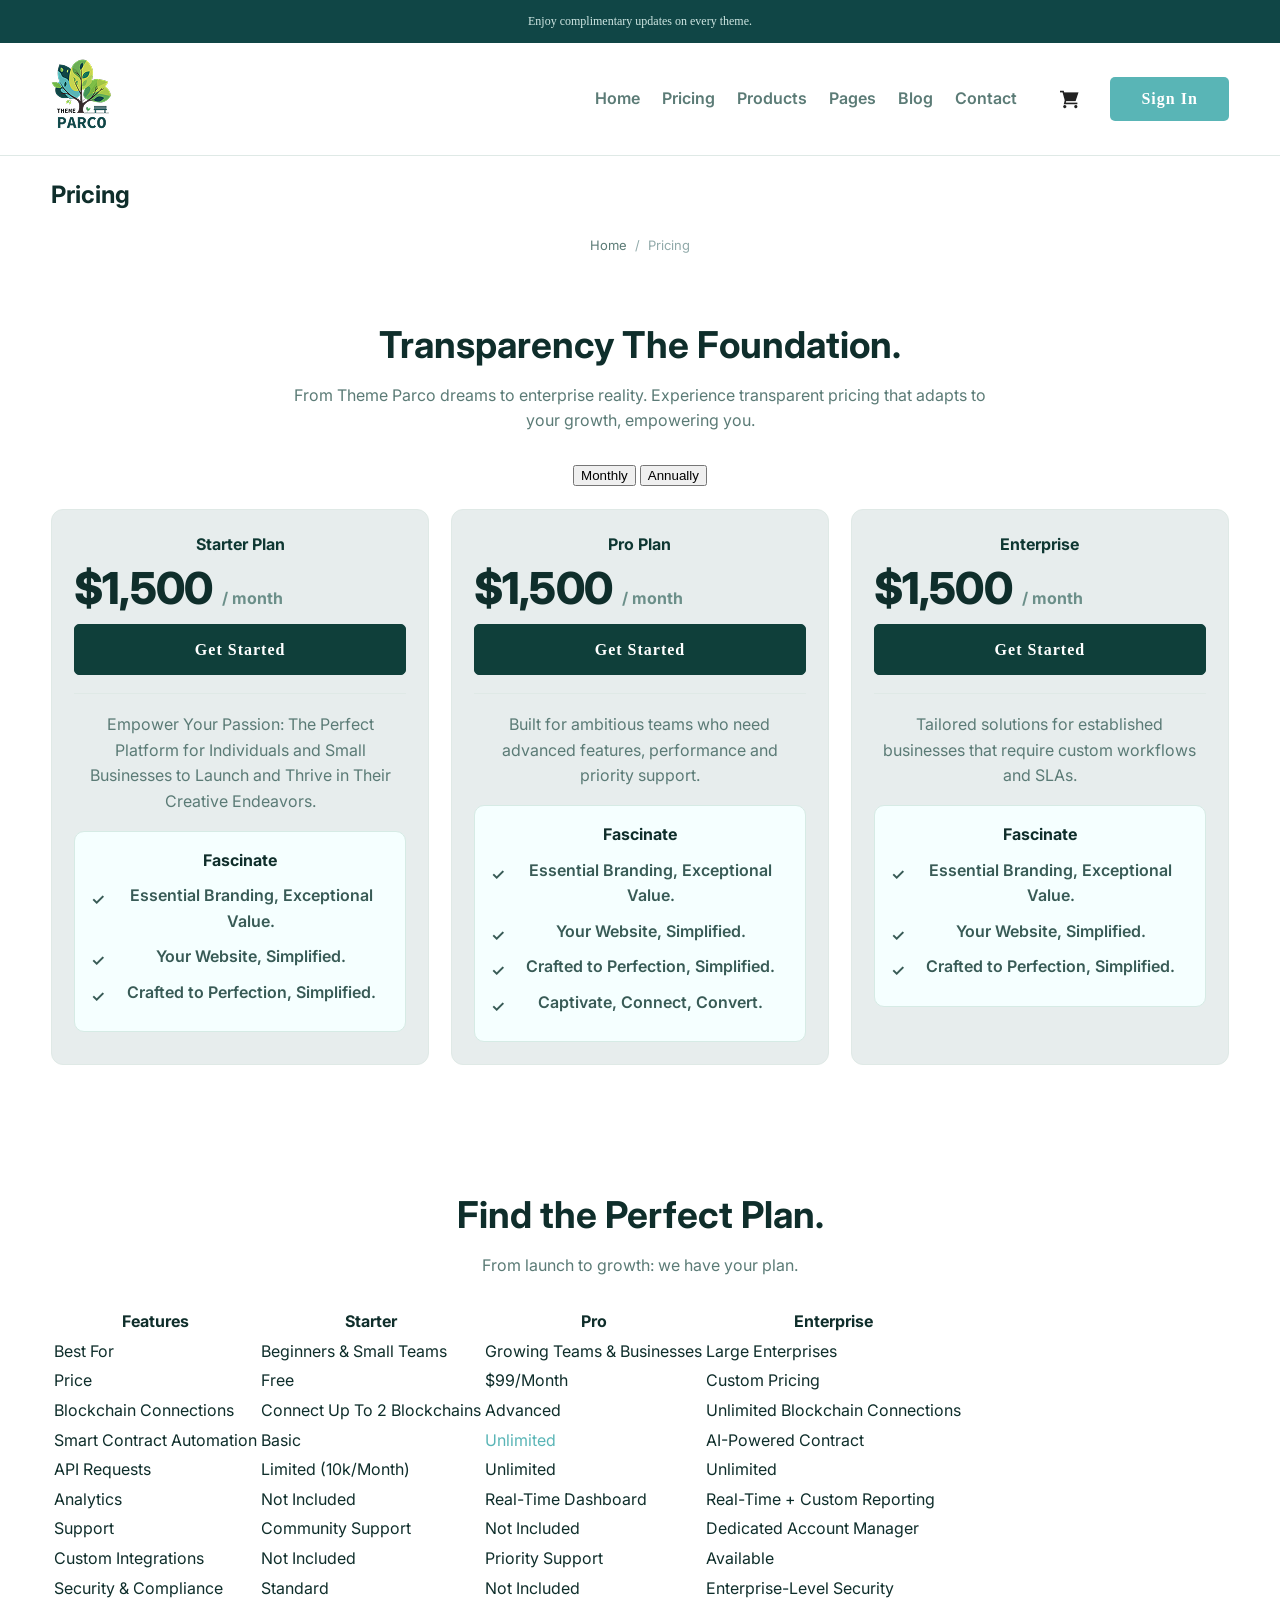
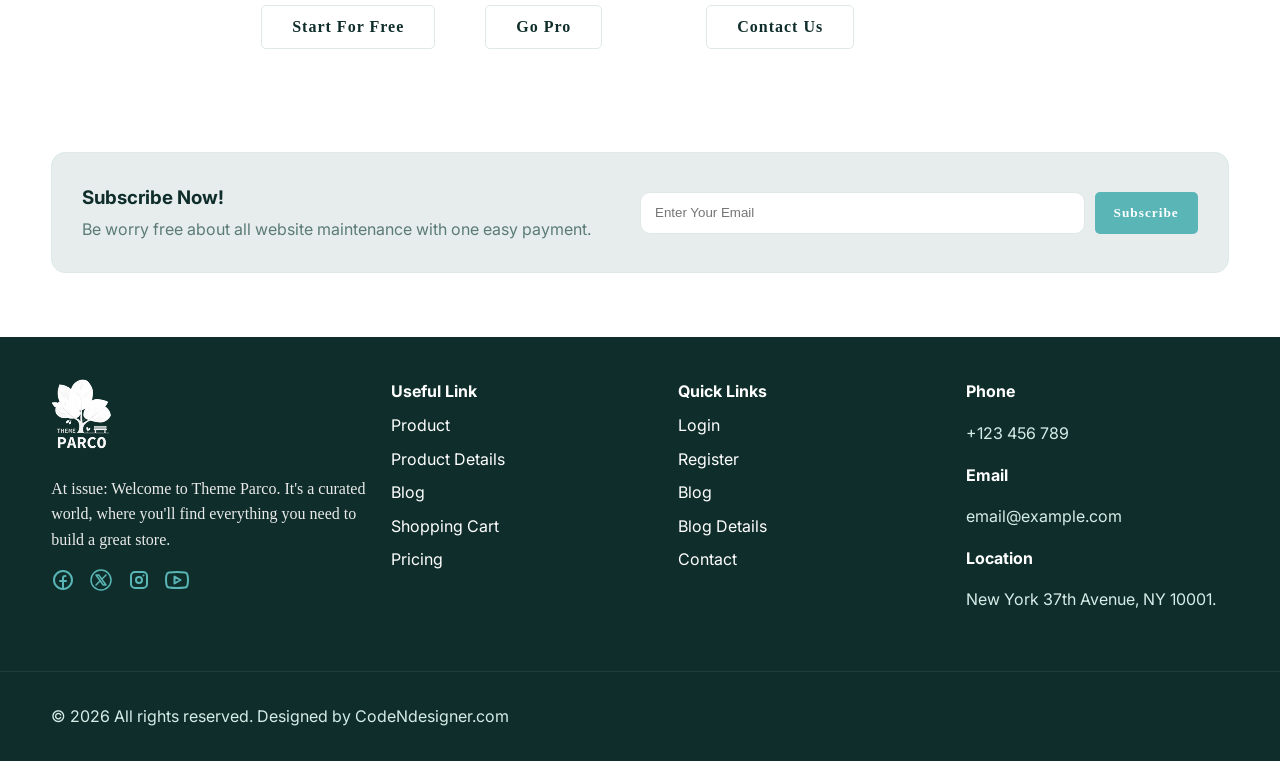
<file: pricing.html>
<!DOCTYPE html>
<html lang="en">

<head>
    <meta charset="UTF-8" />
    <meta name="viewport" content="width=device-width, initial-scale=1.0" />
    <title>Pricing • Theme Parco</title>
    <link rel="preconnect" href="https://fonts.googleapis.com">
    <link rel="preconnect" href="https://fonts.gstatic.com" crossorigin>
    <link href="https://fonts.googleapis.com/css2?family=Inter:wght@400;500;600;700;800&display=swap" rel="stylesheet">
    <link rel="stylesheet" href="styles.css" />
</head>

<body>
    <header class="topbar">
        <div class="container">
            <p>Enjoy complimentary updates on every theme.</p>
        </div>
    </header>

    <nav class="navbar">
        <div class="container">
            <a class="brand" href="#">
                <span class="brand-mark"><img src="assets/Logo.png" alt="Theme Parco"></span>
            </a>
            <button class="nav-toggle" aria-label="Toggle navigation" aria-controls="primaryNav" aria-expanded="false">
                <span></span>
                <span></span>
                <span></span>
            </button>
            <div class="nav-menu" id="primaryNav">
                <ul class="nav-links">
                    <li><a href="index.html">Home</a></li>
                    <li><a href="pricing.html">Pricing</a></li>
                    <li><a href="product-listing.html">Products</a></li>
                    <li><a href="">Pages</a></li>
                    <li><a href="#">Blog</a></li>
                    <li><a href="support.html">Contact</a></li>
                </ul>
                <div class="nav-cta">
                    <a href="#" class="cart-btn btn" aria-label="View cart"><img src="assets/cart.png"
                            alt="cart icon"></a>
                    <a class="btn btn-primary btn-small" href="#">Sign In</a>
                </div>
            </div>
        </div>
    </nav>

    <main>
        <section class="pricing-hero">
            <div class="container">
                <h1>Pricing</h1>
                <nav aria-label="Breadcrumb" class="breadcrumb">
                    <a href="index.html">Home</a>
                    <span>/</span>
                    <span aria-current="page">Pricing</span>
                </nav>
            </div>
        </section>

        <section class="section center">
            <div class="container">
                <h2 class="section-title">Transparency The Foundation.</h2>
                <p class="section-sub">From Theme Parco dreams to enterprise reality. Experience transparent pricing
                    that adapts to your growth, empowering you.</p>
                <div class="billing-toggle">
                    <button class="toggle active">Monthly</button>
                    <button class="toggle">Annually</button>
                </div>
                <div class="pricing-grid" id="plans">
                    <div class="price-card">
                        <h3 class="plan-name">Starter Plan</h3>
                        <div class="price-row"><span class="amount">$1,500</span><span class="cadence">/ month</span>
                        </div>
                        <a href="#" class="btn btn-plan btn-block">Get Started</a>
                        <div class="divider"></div>
                        <p class="plan-desc">Empower Your Passion: The Perfect Platform for Individuals and Small
                            Businesses to Launch and Thrive in Their Creative Endeavors.</p>
                        <div class="feature-box">
                            <div class="feature-title">Fascinate</div>
                            <ul class="feature-list">
                                <li>Essential Branding, Exceptional Value.</li>
                                <li>Your Website, Simplified.</li>
                                <li>Crafted to Perfection, Simplified.</li>
                            </ul>
                        </div>
                    </div>
                    <div class="price-card featured">
                        <h3 class="plan-name">Pro Plan</h3>
                        <div class="price-row"><span class="amount">$1,500</span><span class="cadence">/ month</span>
                        </div>
                        <a href="#" class="btn btn-plan btn-block">Get Started</a>
                        <div class="divider"></div>
                        <p class="plan-desc">Built for ambitious teams who need advanced features, performance and
                            priority support.</p>
                        <div class="feature-box">
                            <div class="feature-title">Fascinate</div>
                            <ul class="feature-list">
                                <li>Essential Branding, Exceptional Value.</li>
                                <li>Your Website, Simplified.</li>
                                <li>Crafted to Perfection, Simplified.</li>
                                <li>Captivate, Connect, Convert.</li>
                            </ul>
                        </div>
                    </div>
                    <div class="price-card">
                        <h3 class="plan-name">Enterprise</h3>
                        <div class="price-row"><span class="amount">$1,500</span><span class="cadence">/ month</span>
                        </div>
                        <a href="#" class="btn btn-plan btn-block">Get Started</a>
                        <div class="divider"></div>
                        <p class="plan-desc">Tailored solutions for established businesses that require custom workflows
                            and SLAs.</p>
                        <div class="feature-box">
                            <div class="feature-title">Fascinate</div>
                            <ul class="feature-list">
                                <li>Essential Branding, Exceptional Value.</li>
                                <li>Your Website, Simplified.</li>
                                <li>Crafted to Perfection, Simplified.</li>
                            </ul>
                        </div>
                    </div>
                </div>
            </div>
        </section>

        <section class="section">
            <div class="container">
                <h2 class="section-title">Find the Perfect Plan.</h2>
                <p class="section-sub">From launch to growth: we have your plan.</p>
                <div class="table-wrap">
                    <table class="pricing-table" aria-label="Pricing comparison table">
                        <thead>
                            <tr>
                                <th>Features</th>
                                <th>Starter</th>
                                <th>Pro</th>
                                <th>Enterprise</th>
                            </tr>
                        </thead>
                        <tbody>
                            <tr>
                                <td>Best For</td>
                                <td>Beginners & Small Teams</td>
                                <td>Growing Teams & Businesses</td>
                                <td>Large Enterprises</td>
                            </tr>
                            <tr>
                                <td>Price</td>
                                <td>Free</td>
                                <td>$99/Month</td>
                                <td>Custom Pricing</td>
                            </tr>
                            <tr>
                                <td>Blockchain Connections</td>
                                <td>Connect Up To 2 Blockchains</td>
                                <td>Advanced</td>
                                <td>Unlimited Blockchain Connections</td>
                            </tr>
                            <tr>
                                <td>Smart Contract Automation</td>
                                <td>Basic</td>
                                <td class="highlight">Unlimited</td>
                                <td>AI-Powered Contract</td>
                            </tr>
                            <tr>
                                <td>API Requests</td>
                                <td>Limited (10k/Month)</td>
                                <td>Unlimited</td>
                                <td>Unlimited</td>
                            </tr>
                            <tr>
                                <td>Analytics</td>
                                <td>Not Included</td>
                                <td>Real-Time Dashboard</td>
                                <td>Real-Time + Custom Reporting</td>
                            </tr>
                            <tr>
                                <td>Support</td>
                                <td>Community Support</td>
                                <td>Not Included</td>
                                <td>Dedicated Account Manager</td>
                            </tr>
                            <tr>
                                <td>Custom Integrations</td>
                                <td>Not Included</td>
                                <td>Priority Support</td>
                                <td>Available</td>
                            </tr>
                            <tr>
                                <td>Security & Compliance</td>
                                <td>Standard</td>
                                <td>Not Included</td>
                                <td>Enterprise-Level Security</td>
                            </tr>
                            <tr>
                                <td></td>
                                <td><a href="#" class="btn btn-ghost btn-small">Start For Free</a></td>
                                <td><a href="#" class="btn btn-ghost btn-small">Go Pro</a></td>
                                <td><a href="#" class="btn btn-ghost btn-small">Contact Us</a></td>
                            </tr>
                        </tbody>
                    </table>
                </div>
            </div>
        </section>

        <section class="subscribe">
            <div class="container subscribe-bar">
                <div class="subscribe-copy">
                    <h3>Subscribe Now!</h3>
                    <p>Be worry free about all website maintenance with one easy payment.</p>
                </div>
                <form class="subscribe-form" action="#" method="post">
                    <input type="email" placeholder="Enter Your Email" aria-label="Email" required />
                    <button class="btn btn-primary" type="submit">Subscribe</button>
                </form>
            </div>
        </section>
    </main>

  <footer class="footer">
        <div class="container footer-grid">
            <div class="foot-brand">
                <div class="brand">
                    <span class="brand-mark"><img src="assets/footer-logo.png" alt="Footer Logo"></span>
                    <span class="brand-text">Theme Parco</span>
                </div>
                <p>At issue: Welcome to Theme Parco. It's a curated world, where you'll find everything you need to
                    build a great store.</p>
                <div class="socials">
                    <a class="mingcute--facebook-line" href="#" aria-label="Facebook">
                    </a>
                    <a class="hugeicons--new-twitter-ellipse" href="#" aria-label="Twitter"></a>
                    <a class="mingcute--ins-line" href="#" aria-label="Instagram"></a>
                    <a class="meteor-icons--youtube" href="#" aria-label="Youtube"></a>
                </div>
            </div>
            <div class="foot-col link">
                <h4>Useful Link</h4>
                <ul>
                    <li><a href="#">Product</a></li>
                    <li><a href="#">Product Details</a></li>
                    <li><a href="#">Blog</a></li>
                    <li><a href="#">Shopping Cart</a></li>
                    <li><a href="#">Pricing</a></li>
                </ul>
            </div>
            <div class="foot-col link">
                <h4>Quick Links</h4>
                <ul>
                    <li><a href="#">Login</a></li>
                    <li><a href="#">Register</a></li>
                    <li><a href="#">Blog</a></li>
                    <li><a href="#">Blog Details</a></li>
                    <li><a href="#">Contact</a></li>
                </ul>
            </div>
            <div class="foot-col">
                <h4>Phone</h4>
                <p>+123 456 789</p>
                <h4>Email</h4>
                <p>email@example.com</p>
                <h4>Location</h4>
                <p>New York 37th Avenue, NY 10001.</p>
            </div>
        </div>
        <div class="footer-bottom">
            <div class="container">
                <p>© 2026 All rights reserved. Designed by CodeNdesigner.com</p>
            </div>
        </div>
    </footer>
</body>

<!-- <script>
    (function () {
        const toggleButtons = document.querySelectorAll('.billing-toggle .toggle-btn');
        const priceCards = document.querySelectorAll('[data-monthly]');
        const formatPrice = (value) => `$${Number(value || 0).toLocaleString()}`;

        const updatePrices = (mode) => {
            priceCards.forEach((card) => {
                const amount = card.querySelector('[data-price]');
                const cadence = card.querySelector('[data-cadence]');
                if (!amount || !cadence) { return; }
                amount.textContent = formatPrice(card.dataset[mode]);
                cadence.textContent = mode === 'monthly' ? '/ month' : '/ year';
            });
        };

        toggleButtons.forEach((button) => {
            button.addEventListener('click', () => {
                const mode = button.dataset.billing;
                if (button.classList.contains('is-active')) { return; }
                toggleButtons.forEach((btn) => {
                    const isActive = btn === button;
                    btn.classList.toggle('is-active', isActive);
                    btn.setAttribute('aria-pressed', String(isActive));
                });
                updatePrices(mode);
            });
        });

        updatePrices('monthly');
    })();
</script> -->

</html>
</file>
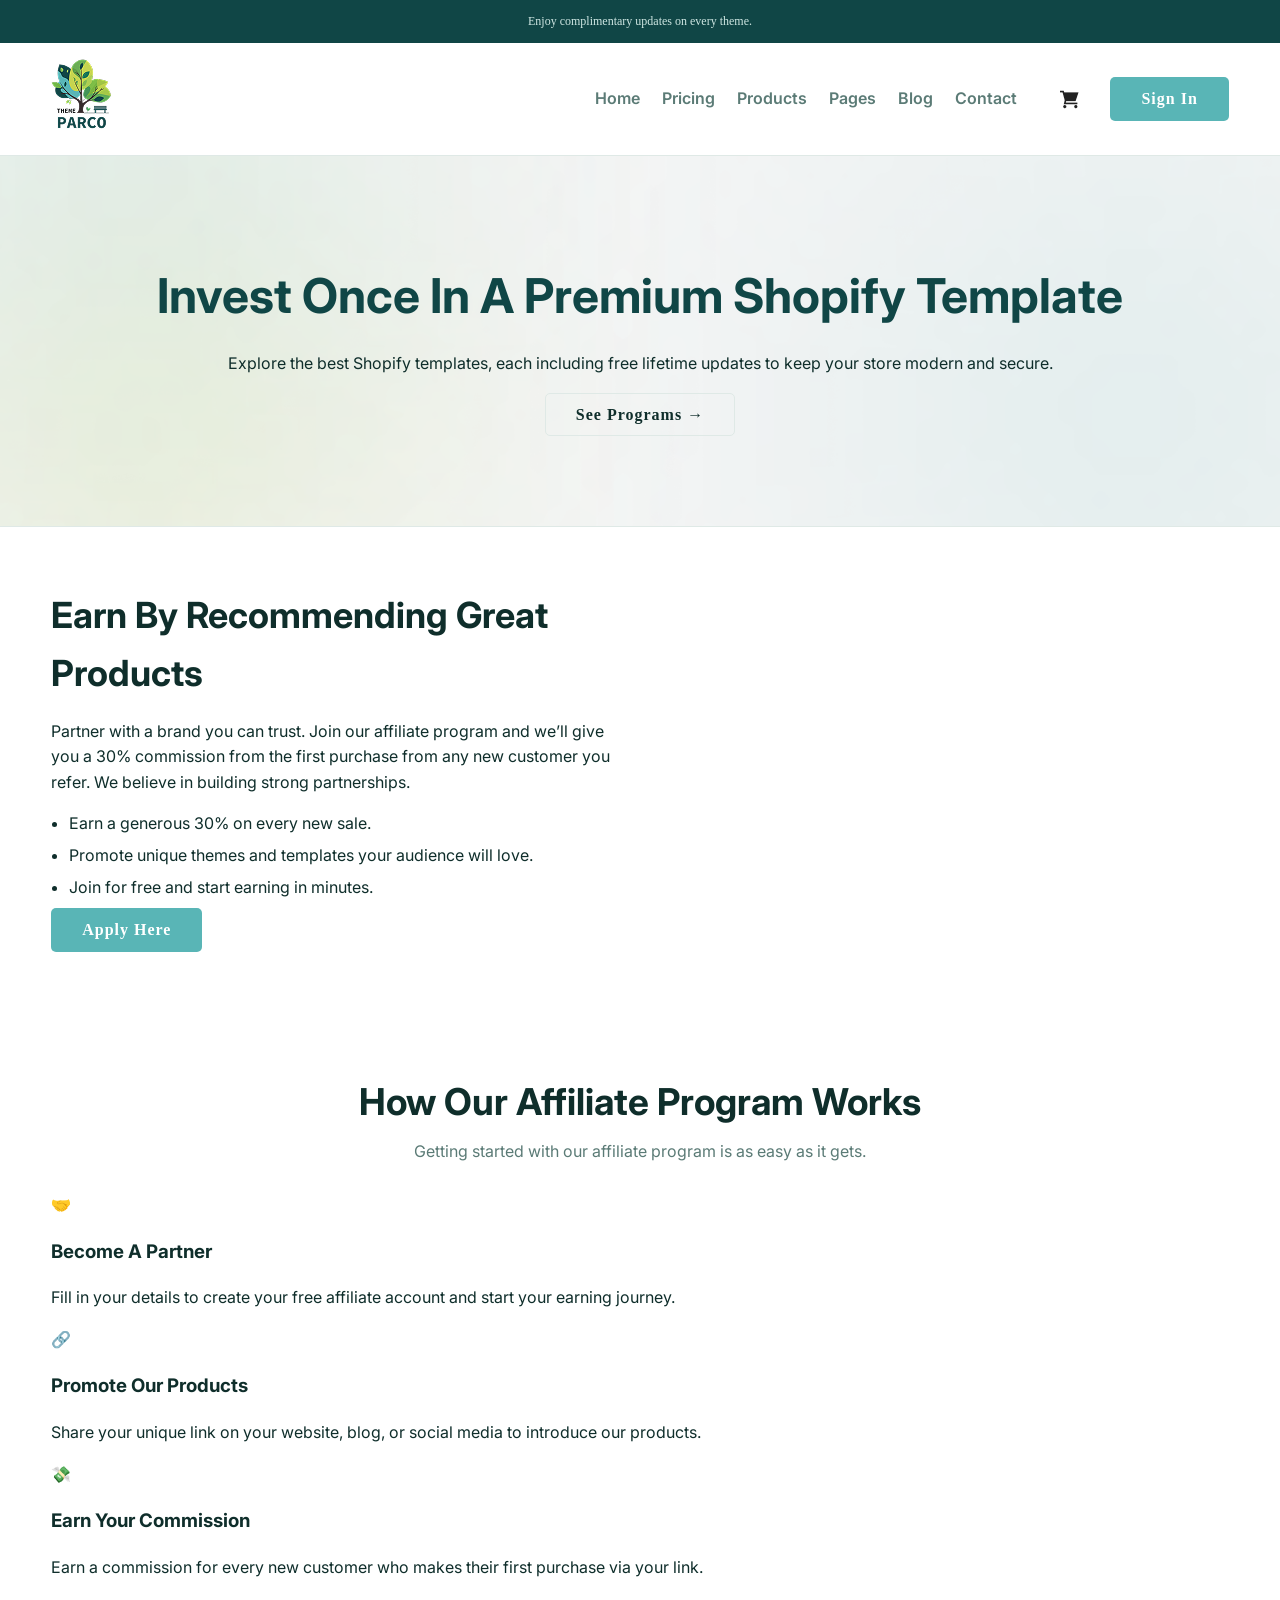
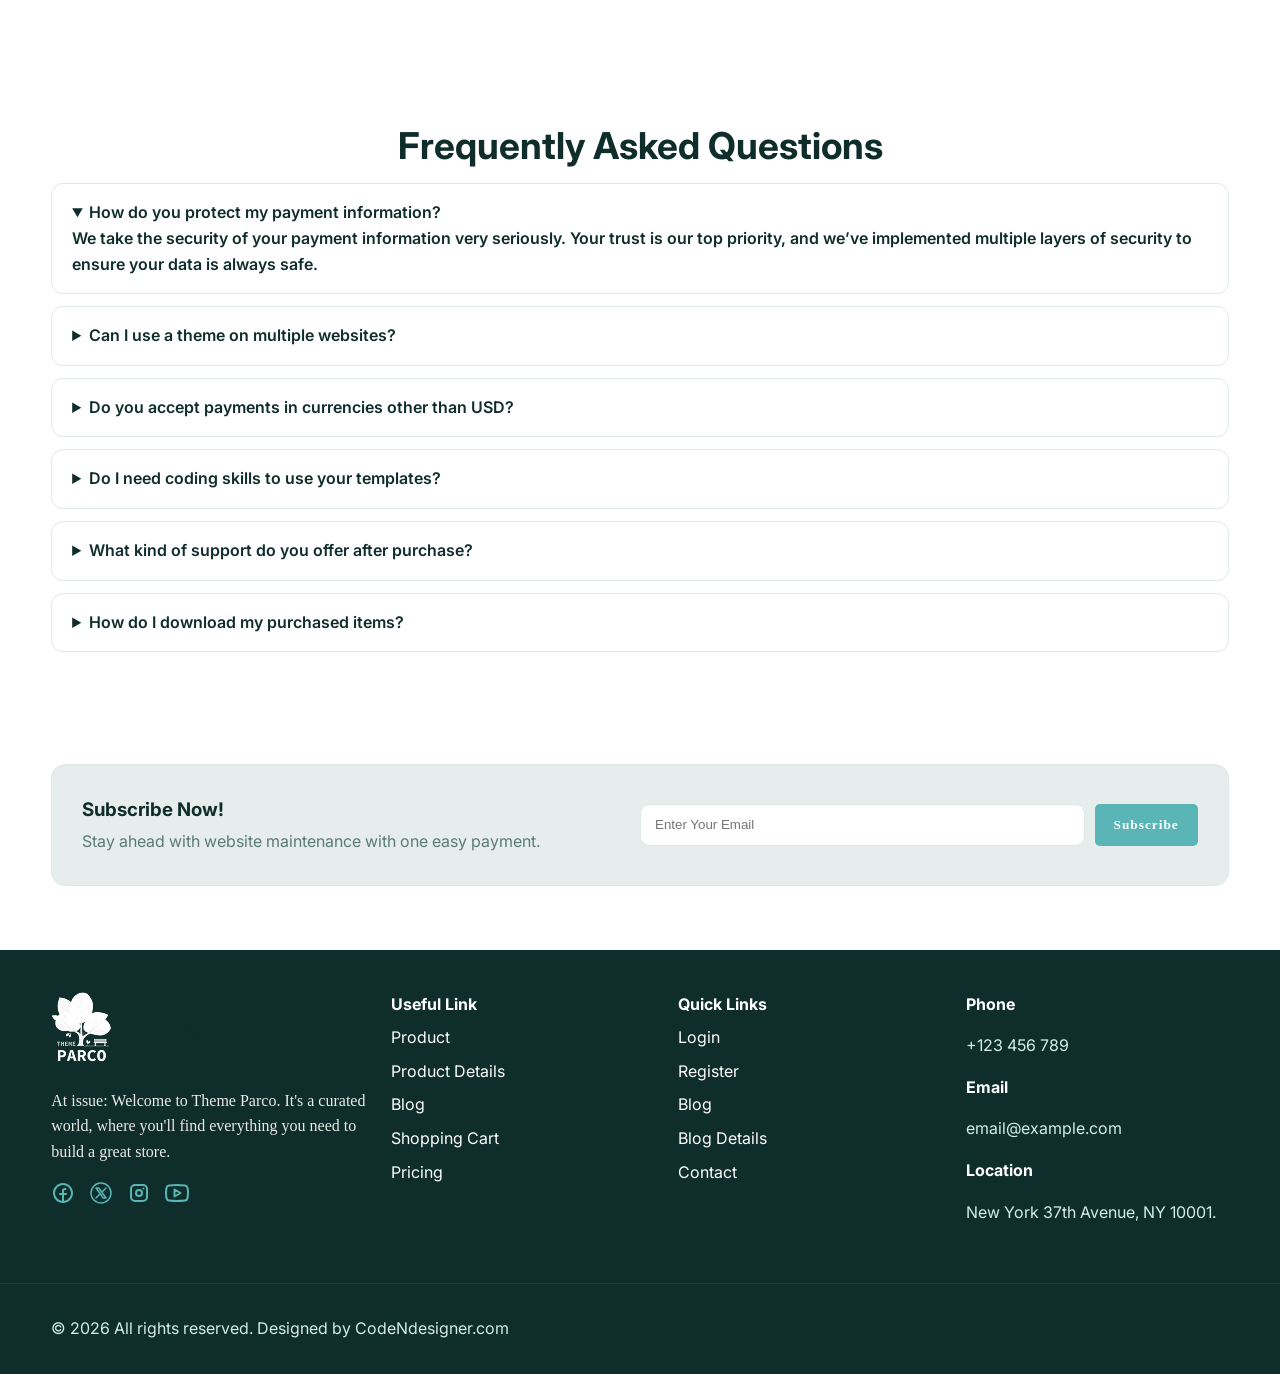
<file: product-faq.html>
<!DOCTYPE html>
<html lang="en">
<head>
    <meta charset="UTF-8" />
    <meta name="viewport" content="width=device-width, initial-scale=1.0" />
    <title>Product FAQ • Theme Parco</title>
    <link rel="preconnect" href="https://fonts.googleapis.com">
    <link rel="preconnect" href="https://fonts.gstatic.com" crossorigin>
    <link href="https://fonts.googleapis.com/css2?family=Inter:wght@400;500;600;700;800&display=swap" rel="stylesheet">
    <link rel="stylesheet" href="styles.css" />
</head>
<body>
    <header class="topbar">
        <div class="container">
            <p>Enjoy complimentary updates on every theme.</p>
        </div>
    </header>

    <nav class="navbar">
        <div class="container">
            <a class="brand" href="#">
                <span class="brand-mark"><img src="assets/Logo.png" alt="Theme Parco"></span>
            </a>
            <button class="nav-toggle" aria-label="Toggle navigation" aria-controls="primaryNav" aria-expanded="false">
                <span></span>
                <span></span>
                <span></span>
            </button>
            <div class="nav-menu" id="primaryNav">
                <ul class="nav-links">
                    <li><a href="index.html">Home</a></li>
                    <li><a href="pricing.html">Pricing</a></li>
                    <li><a href="product-listing.html">Products</a></li>
                    <li><a href="">Pages</a></li>
                    <li><a href="#">Blog</a></li>
                    <li><a href="support.html">Contact</a></li>
                </ul>
                <div class="nav-cta">
                    <a href="#" class="cart-btn btn" aria-label="View cart"><img src="assets/cart.png"
                            alt="cart icon"></a>
                    <a class="btn btn-primary btn-small" href="#">Sign In</a>
                </div>
            </div>
        </div>
    </nav>
    <main>
        <section class="affiliate-hero">
            <div class="container">
                <h1>Invest Once In A Premium <span class="accent">Shopify</span> Template</h1>
                <p class="hero-sub">Explore the best Shopify templates, each including free lifetime updates to keep your store modern and secure.</p>
                <div class="hero-cta center"><a class="btn btn-ghost btn-small" href="#faq">See Programs →</a></div>
            </div>
        </section>

        <section class="section">
            <div class="container earn-grid">
                <div class="earn-copy">
                    <h2>Earn By Recommending Great Products</h2>
                    <p>Partner with a brand you can trust. Join our affiliate program and we’ll give you a 30% commission from the first purchase from any new customer you refer. We believe in building strong partnerships.</p>
                    <ul class="bullet-list">
                        <li>Earn a generous 30% on every new sale.</li>
                        <li>Promote unique themes and templates your audience will love.</li>
                        <li>Join for free and start earning in minutes.</li>
                    </ul>
                    <a href="#faq" class="btn btn-primary btn-small">Apply Here</a>
                </div>
                <div class="earn-media">
                    <div class="preview-frame">
                        <div class="preview-hero">
                            <div class="preview-shot large"></div>
                            <div class="preview-shot small"></div>
                        </div>
                    </div>
                </div>
            </div>
        </section>

        <section class="section" id="program-works">
            <div class="container">
                <h2 class="section-title">How Our Affiliate Program Works</h2>
                <p class="section-sub">Getting started with our affiliate program is as easy as it gets.</p>
                <div class="steps-grid">
                    <article class="step-card">
                        <div class="step-icon">🤝</div>
                        <h3>Become A Partner</h3>
                        <p>Fill in your details to create your free affiliate account and start your earning journey.</p>
                    </article>
                    <article class="step-card">
                        <div class="step-icon">🔗</div>
                        <h3>Promote Our Products</h3>
                        <p>Share your unique link on your website, blog, or social media to introduce our products.</p>
                    </article>
                    <article class="step-card">
                        <div class="step-icon">💸</div>
                        <h3>Earn Your Commission</h3>
                        <p>Earn a commission for every new customer who makes their first purchase via your link.</p>
                    </article>
                </div>
            </div>
        </section>

        <section class="section faq-section" id="faq">
            <div class="container">
                <h2 class="section-title">Frequently Asked Questions</h2>
                <div class="faq-list">
                    <details class="faq-item" open>
                        <summary>How do you protect my payment information?</summary>
                        <div class="faq-body">We take the security of your payment information very seriously. Your trust is our top priority, and we’ve implemented multiple layers of security to ensure your data is always safe.</div>
                    </details>
                    <details class="faq-item">
                        <summary>Can I use a theme on multiple websites?</summary>
                        <div class="faq-body">Licensing depends on the plan purchased. In general, one license is valid for a single website unless specified otherwise in the license terms.</div>
                    </details>
                    <details class="faq-item">
                        <summary>Do you accept payments in currencies other than USD?</summary>
                        <div class="faq-body">Yes, our payment processor supports multiple currencies and converts at checkout based on your location.</div>
                    </details>
                    <details class="faq-item">
                        <summary>Do I need coding skills to use your templates?</summary>
                        <div class="faq-body">No coding is required. Our templates include intuitive customization options and documentation to guide you.</div>
                    </details>
                    <details class="faq-item">
                        <summary>What kind of support do you offer after purchase?</summary>
                        <div class="faq-body">We provide email support, detailed docs, and regular updates. Priority support is available on higher plans.</div>
                    </details>
                    <details class="faq-item">
                        <summary>How do I download my purchased items?</summary>
                        <div class="faq-body">After purchase, you’ll receive a secure download link via email and in your account dashboard.</div>
                    </details>
                </div>
            </div>
        </section>

        <section class="subscribe">
            <div class="container subscribe-bar">
                <div class="subscribe-copy">
                    <h3>Subscribe Now!</h3>
                    <p>Stay ahead with website maintenance with one easy payment.</p>
                </div>
                <form class="subscribe-form" action="#" method="post">
                    <input type="email" placeholder="Enter Your Email" aria-label="Email" required />
                    <button class="btn btn-primary" type="submit">Subscribe</button>
                </form>
            </div>
        </section>
    </main>

    <footer class="footer">
        <div class="container footer-grid">
            <div class="foot-brand">
                <div class="brand">
                    <span class="brand-mark"><img src="assets/footer-logo.png" alt="Footer Logo"></span>
                    <span class="brand-text">Theme Parco</span>
                </div>
                <p>At issue: Welcome to Theme Parco. It's a curated world, where you'll find everything you need to
                    build a great store.</p>
                <div class="socials">
                    <a class="mingcute--facebook-line" href="#" aria-label="Facebook">
                    </a>
                    <a class="hugeicons--new-twitter-ellipse" href="#" aria-label="Twitter"></a>
                    <a class="mingcute--ins-line" href="#" aria-label="Instagram"></a>
                    <a class="meteor-icons--youtube" href="#" aria-label="Youtube"></a>
                </div>
            </div>
            <div class="foot-col link">
                <h4>Useful Link</h4>
                <ul>
                    <li><a href="#">Product</a></li>
                    <li><a href="#">Product Details</a></li>
                    <li><a href="#">Blog</a></li>
                    <li><a href="#">Shopping Cart</a></li>
                    <li><a href="#">Pricing</a></li>
                </ul>
            </div>
            <div class="foot-col link">
                <h4>Quick Links</h4>
                <ul>
                    <li><a href="#">Login</a></li>
                    <li><a href="#">Register</a></li>
                    <li><a href="#">Blog</a></li>
                    <li><a href="#">Blog Details</a></li>
                    <li><a href="#">Contact</a></li>
                </ul>
            </div>
            <div class="foot-col">
                <h4>Phone</h4>
                <p>+123 456 789</p>
                <h4>Email</h4>
                <p>email@example.com</p>
                <h4>Location</h4>
                <p>New York 37th Avenue, NY 10001.</p>
            </div>
        </div>
        <div class="footer-bottom">
            <div class="container">
                <p>© 2026 All rights reserved. Designed by CodeNdesigner.com</p>
            </div>
        </div>
    </footer>
</body>
</html>
</file>
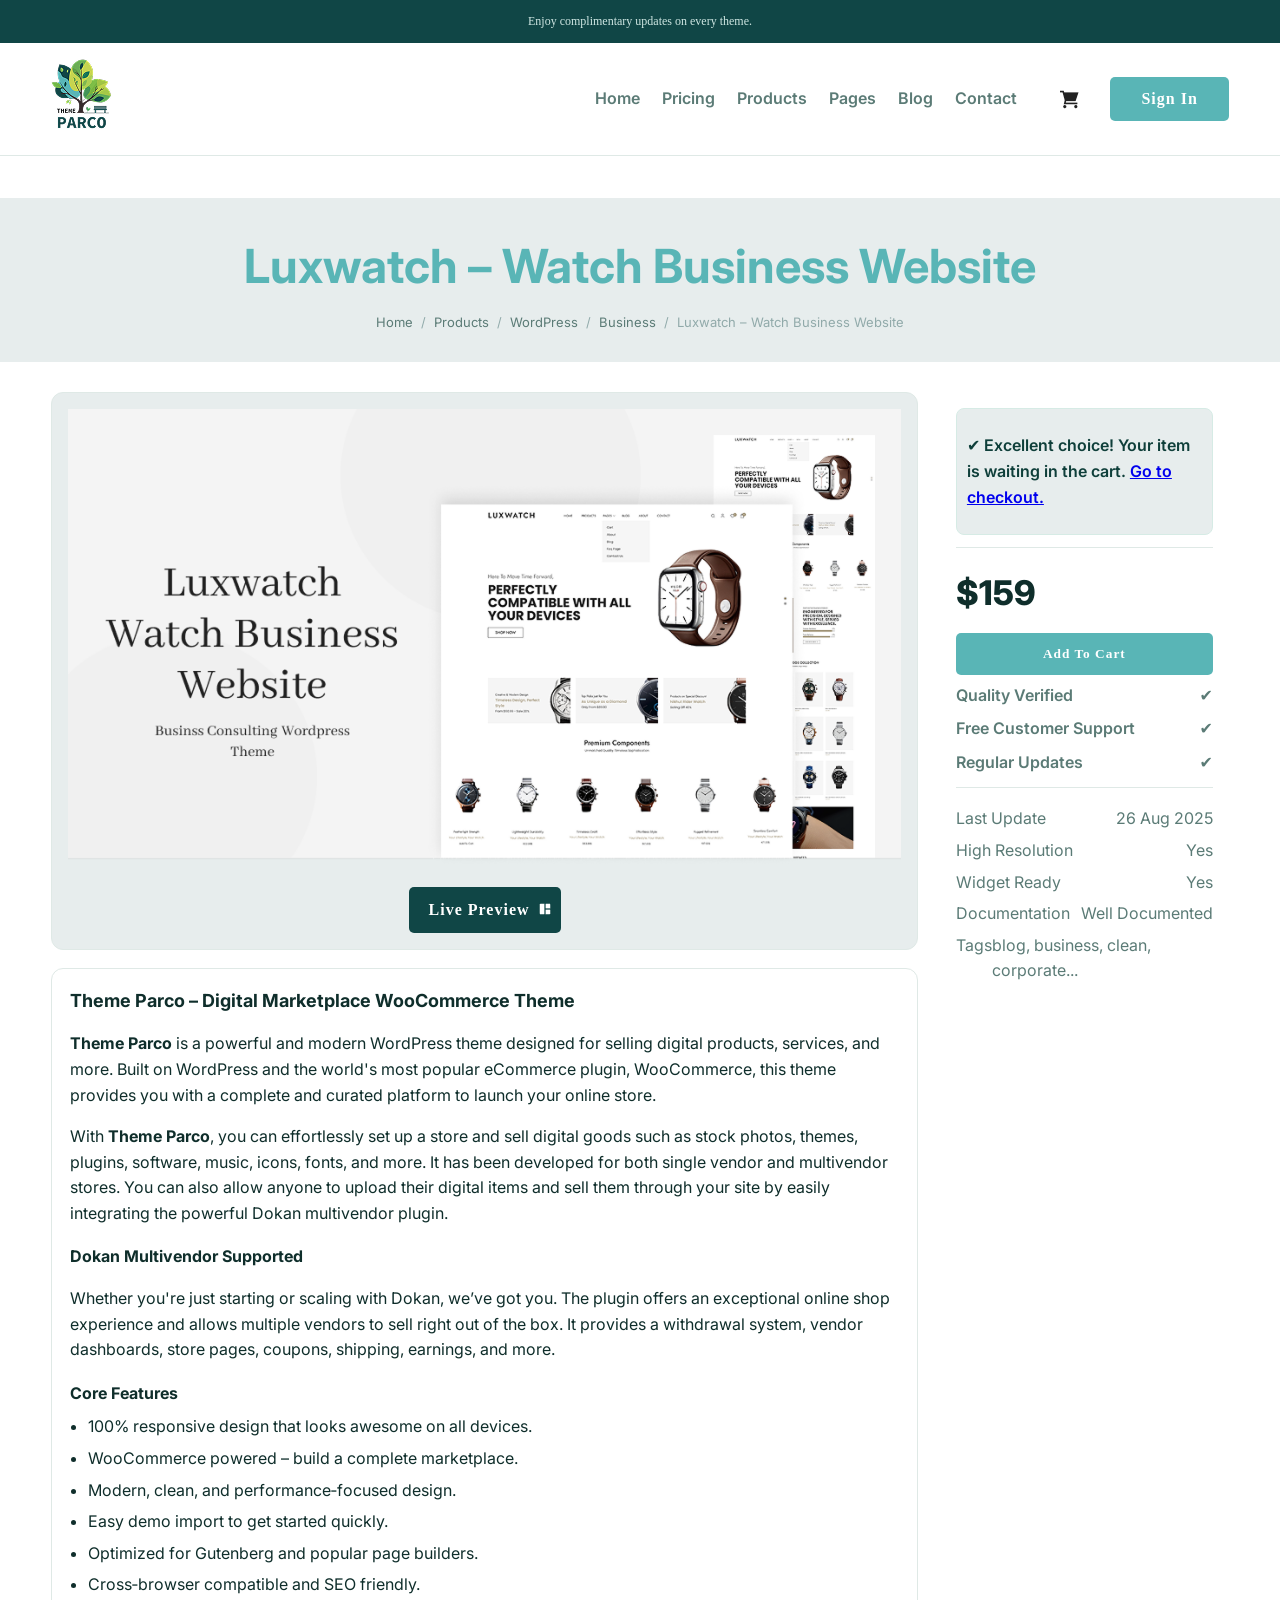
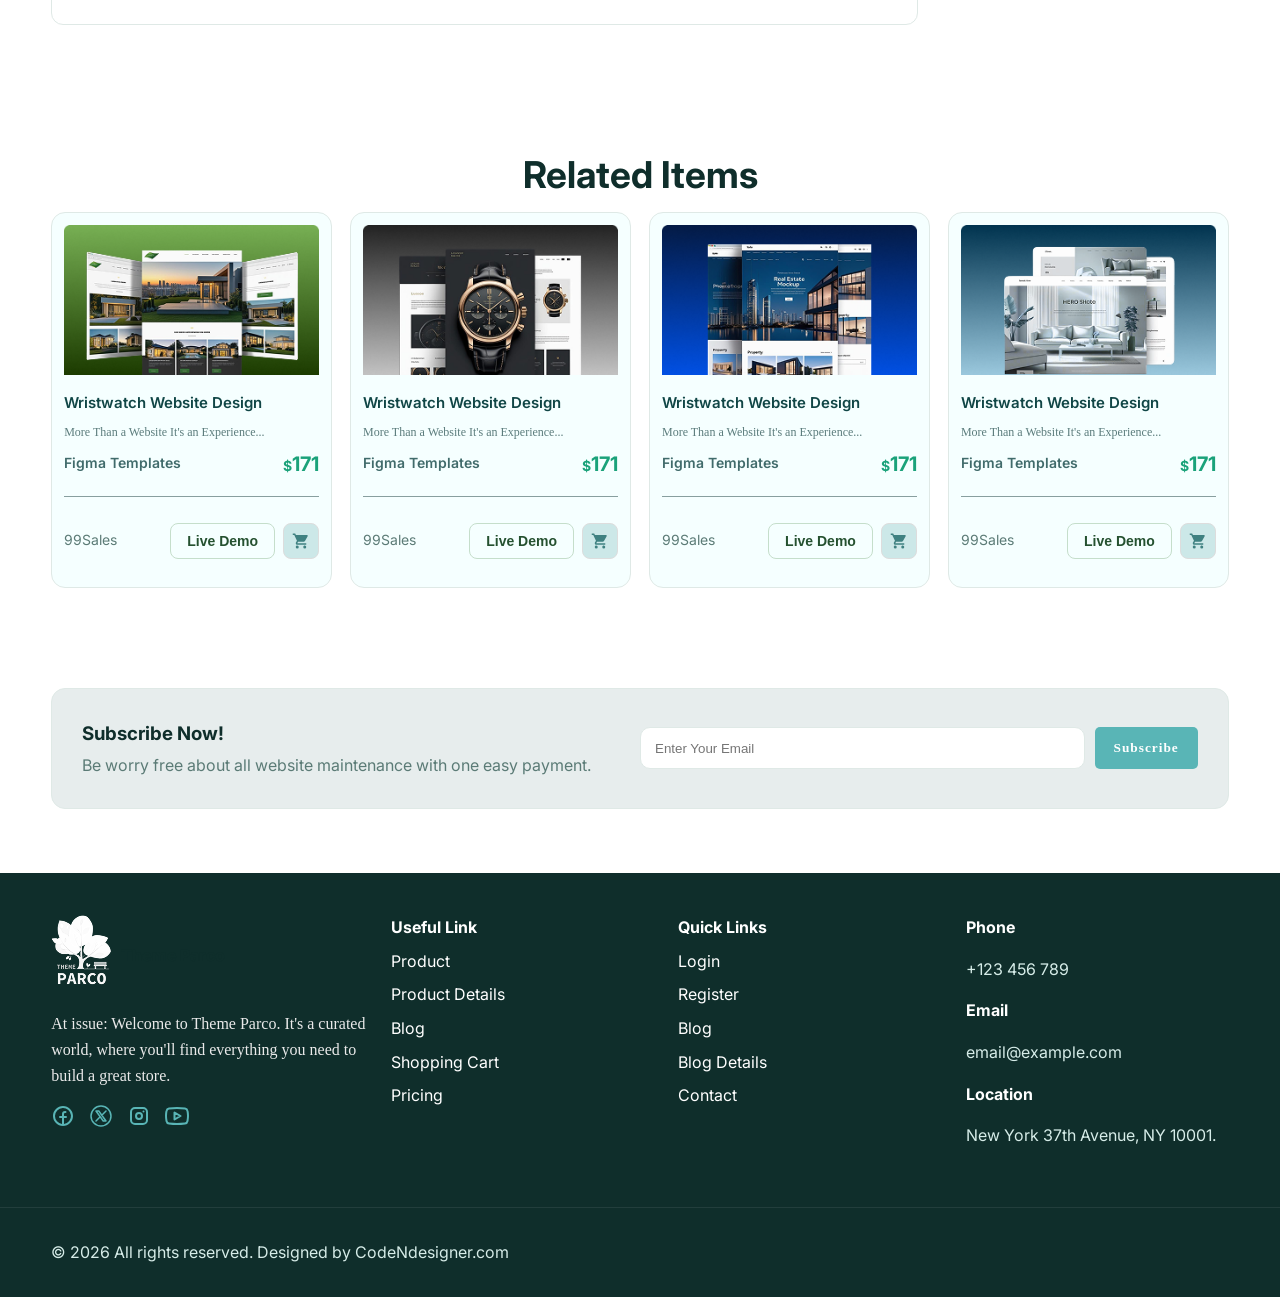
<file: single-product.html>
<!DOCTYPE html>
<html lang="en">

<head>
    <meta charset="UTF-8" />
    <meta name="viewport" content="width=device-width, initial-scale=1.0" />
    <title>Luxwatch – Watch Business Website • Theme Parco</title>
    <link rel="preconnect" href="https://fonts.googleapis.com">
    <link rel="preconnect" href="https://fonts.gstatic.com" crossorigin>
    <link href="https://fonts.googleapis.com/css2?family=Inter:wght@400;500;600;700;800&display=swap" rel="stylesheet">
    <link rel="stylesheet" href="styles.css" />
</head>

<body>
    <header class="topbar">
        <div class="container">
            <p>Enjoy complimentary updates on every theme.</p>
        </div>
    </header>

    <nav class="navbar">
        <div class="container">
            <a class="brand" href="#">
                <span class="brand-mark"><img src="assets/Logo.png" alt="Theme Parco"></span>
            </a>
            <button class="nav-toggle" aria-label="Toggle navigation" aria-controls="primaryNav" aria-expanded="false">
                <span></span>
                <span></span>
                <span></span>
            </button>
            <div class="nav-menu" id="primaryNav">
                <ul class="nav-links">
                    <li><a href="index.html">Home</a></li>
                    <li><a href="pricing.html">Pricing</a></li>
                    <li><a href="product-listing.html">Products</a></li>
                    <li><a href="">Pages</a></li>
                    <li><a href="#">Blog</a></li>
                    <li><a href="support.html">Contact</a></li>
                </ul>
                <div class="nav-cta">
                    <a href="#" class="cart-btn btn" aria-label="View cart"><img src="assets/cart.png"
                            alt="cart icon"></a>
                    <a class="btn btn-primary btn-small" href="#">Sign In</a>
                </div>
            </div>
        </div>
    </nav>
    <main>
        <section class="section product-hero">
            <div class="product-title-nav">
                <h1 class="product-title">Luxwatch – Watch Business Website</h1>
                <nav aria-label="Breadcrumb" class="breadcrumb">
                    <a href="index.html">Home</a>
                    <span>/</span>
                    <a href="#">Products</a>
                    <span>/</span>
                    <a href="#">WordPress</a>
                    <span>/</span>
                    <a href="#">Business</a>
                    <span>/</span>
                    <span aria-current="page">Luxwatch – Watch Business Website</span>
                </nav>
            </div>
            <div class="container">
                <div class="product-grid">
                    <div class="product-preview">
                        <div class="preview-frame">
                            <div class="preview-hero">
                                <img src="assets/Banner2.png" alt="Banner">

                            </div>
                            <div class="preview-cta-row">
                                <div class="preview-cta-content">
                                    <a href="#" class="btn btn-ghost btn-small">Live Preview</a>
                                    <img src="assets/vector-preview.png" alt="vactor">
                                </div>
                            </div>
                        </div>

                        <article class="product-details">
                            <h2>Theme Parco – Digital Marketplace WooCommerce Theme</h2>
                            <p><strong>Theme Parco</strong> is a powerful and modern WordPress theme designed for
                                selling digital products, services, and more. Built on WordPress and the world's most
                                popular eCommerce plugin, WooCommerce, this theme provides you with a complete and
                                curated platform to launch your online store.</p>
                            <p>With <strong>Theme Parco</strong>, you can effortlessly set up a store and sell digital
                                goods such as stock photos, themes, plugins, software, music, icons, fonts, and more. It
                                has been developed for both single vendor and multivendor stores. You can also allow
                                anyone to upload their digital items and sell them through your site by easily
                                integrating the powerful Dokan multivendor plugin.</p>

                            <h3>Dokan Multivendor Supported</h3>
                            <p>Whether you're just starting or scaling with Dokan, we’ve got you. The plugin offers an
                                exceptional online shop experience and allows multiple vendors to sell right out of the
                                box. It provides a withdrawal system, vendor dashboards, store pages, coupons, shipping,
                                earnings, and more.</p>

                            <h3>Core Features</h3>
                            <ul class="bullet-list">
                                <li>100% responsive design that looks awesome on all devices.</li>
                                <li>WooCommerce powered – build a complete marketplace.</li>
                                <li>Modern, clean, and performance‑focused design.</li>
                                <li>Easy demo import to get started quickly.</li>
                                <li>Optimized for Gutenberg and popular page builders.</li>
                                <li>Cross‑browser compatible and SEO friendly.</li>
                            </ul>
                        </article>
                    </div>

                    <aside class="product-sidebar">
                        <div class="purchase-card">
                            <div class="purchase-top">
                                <div class="purchase-note">
                                    <p><span>✔ </span>Excellent choice! Your item is waiting in the cart. <a href="#">Go
                                            to checkout.</a></p>
                                </div>
                            </div>
                            <div class="purchase-info">
                                <div class="price-big">$159</div>
                                <button class="btn btn-primary btn-block">Add To Cart</button>
                                <div class="info-row"><span>Quality Verified</span><span>✔</span></div>
                                <div class="info-row"><span>Free Customer Support</span><span>✔</span></div>
                                <div class="info-row"><span>Regular Updates</span><span>✔</span></div>
                            </div>
                            <div class="purchase-meta">
                                <div class="meta-row"><span>Last Update</span><span>26 Aug 2025</span></div>
                                <div class="meta-row"><span>High Resolution</span><span>Yes</span></div>
                                <div class="meta-row"><span>Widget Ready</span><span>Yes</span></div>
                                <div class="meta-row"><span>Documentation</span><span>Well Documented</span></div>
                                <div class="meta-row"><span>Tags</span><span>blog, business, clean, corporate...</span>
                                </div>
                            </div>
                        </div>
                    </aside>
                </div>
            </div>
        </section>

        <section class="section">
            <div class="container">
                <h2 class="section-title">Related Items</h2>
                <div class="cards-grid">
                    <article class="card">
                        <div class="card-img">
                            <a href="single-product.html">
                                <img src="assets/theme1.png" alt="Theme">
                            </a>
                        </div>
                        <div class="card-content">
                            <h3><a href="single-product.html">Wristwatch Website Design</a></h3>
                            <p class="card-description">More Than a Website It's an Experience...</p>
                            <div class="card-details">
                                <span class="category">Figma Templates</span>
                                <span class="price"><span class="doller">$</span>171</span>
                            </div>
                            <div class="card-footer">
                                <span class="seller">99Sales</span>
                                <div class="card-actions">
                                    <button class="btn-demo">Live Demo</button>
                                    <button class="btn-cart"><span class="mdi--cart"></span></button>
                                </div>
                            </div>
                        </div>
                    </article>
                    <article class="card">
                        <div class="card-img">
                            <a href="single-product.html">
                                <img src="assets/theme8.png" alt="Theme">
                            </a>
                        </div>
                        <div class="card-content">
                            <h3><a href="single-product.html">Wristwatch Website Design</a></h3>
                            <p class="card-description">More Than a Website It's an Experience...</p>
                            <div class="card-details">
                                <span class="category">Figma Templates</span>
                                <span class="price"><span class="doller">$</span>171</span>
                            </div>
                            <div class="card-footer">
                                <span class="seller">99Sales</span>
                                <div class="card-actions">
                                    <button class="btn-demo">Live Demo</button>
                                    <button class="btn-cart"><span class="mdi--cart"></span></button>
                                </div>
                            </div>
                        </div>
                    </article>
                    <article class="card">
                        <div class="card-img">
                            <a href="single-product.html">
                                <img src="assets/theme2.png" alt="Theme">
                            </a>
                        </div>
                        <div class="card-content">
                            <h3><a href="single-product.html">Wristwatch Website Design</a></h3>
                            <p class="card-description">More Than a Website It's an Experience...</p>
                            <div class="card-details">
                                <span class="category">Figma Templates</span>
                                <span class="price"><span class="doller">$</span>171</span>
                            </div>
                            <div class="card-footer">
                                <span class="seller">99Sales</span>
                                <div class="card-actions">
                                    <button class="btn-demo">Live Demo</button>
                                    <button class="btn-cart"><span class="mdi--cart"></span></button>
                                </div>
                            </div>
                        </div>
                    </article>
                    <article class="card">
                        <div class="card-img">
                            <a href="single-product.html">
                                <img src="assets/theme3.png" alt="Theme">
                            </a>
                        </div>
                        <div class="card-content">
                            <h3><a href="single-product.html">Wristwatch Website Design</a></h3>
                            <p class="card-description">More Than a Website It's an Experience...</p>
                            <div class="card-details">
                                <span class="category">Figma Templates</span>
                                <span class="price"><span class="doller">$</span>171</span>
                            </div>
                            <div class="card-footer">
                                <span class="seller">99Sales</span>
                                <div class="card-actions">
                                    <button class="btn-demo">Live Demo</button>
                                    <button class="btn-cart"><span class="mdi--cart"></span></button>
                                </div>
                            </div>
                        </div>
                    </article>


                </div>
            </div>
        </section>

        <section class="subscribe">
            <div class="container subscribe-bar">
                <div class="subscribe-copy">
                    <h3>Subscribe Now!</h3>
                    <p>Be worry free about all website maintenance with one easy payment.</p>
                </div>
                <form class="subscribe-form" action="#" method="post">
                    <input type="email" placeholder="Enter Your Email" aria-label="Email" required />
                    <button class="btn btn-primary" type="submit">Subscribe</button>
                </form>
            </div>
        </section>
    </main>
    <footer class="footer">
        <div class="container footer-grid">
            <div class="foot-brand">
                <div class="brand">
                    <span class="brand-mark"><img src="assets/footer-logo.png" alt="Footer Logo"></span>
                    <span class="brand-text">Theme Parco</span>
                </div>
                <p>At issue: Welcome to Theme Parco. It's a curated world, where you'll find everything you need to
                    build a great store.</p>
                <div class="socials">
                    <a class="mingcute--facebook-line" href="#" aria-label="Facebook">
                    </a>
                    <a class="hugeicons--new-twitter-ellipse" href="#" aria-label="Twitter"></a>
                    <a class="mingcute--ins-line" href="#" aria-label="Instagram"></a>
                    <a class="meteor-icons--youtube" href="#" aria-label="Youtube"></a>
                </div>
            </div>
            <div class="foot-col link">
                <h4>Useful Link</h4>
                <ul>
                    <li><a href="#">Product</a></li>
                    <li><a href="#">Product Details</a></li>
                    <li><a href="#">Blog</a></li>
                    <li><a href="#">Shopping Cart</a></li>
                    <li><a href="#">Pricing</a></li>
                </ul>
            </div>
            <div class="foot-col link">
                <h4>Quick Links</h4>
                <ul>
                    <li><a href="#">Login</a></li>
                    <li><a href="#">Register</a></li>
                    <li><a href="#">Blog</a></li>
                    <li><a href="#">Blog Details</a></li>
                    <li><a href="#">Contact</a></li>
                </ul>
            </div>
            <div class="foot-col">
                <h4>Phone</h4>
                <p>+123 456 789</p>
                <h4>Email</h4>
                <p>email@example.com</p>
                <h4>Location</h4>
                <p>New York 37th Avenue, NY 10001.</p>
            </div>
        </div>
        <div class="footer-bottom">
            <div class="container">
                <p>© 2026 All rights reserved. Designed by CodeNdesigner.com</p>
            </div>
        </div>
    </footer>


</body>

</html>
</file>
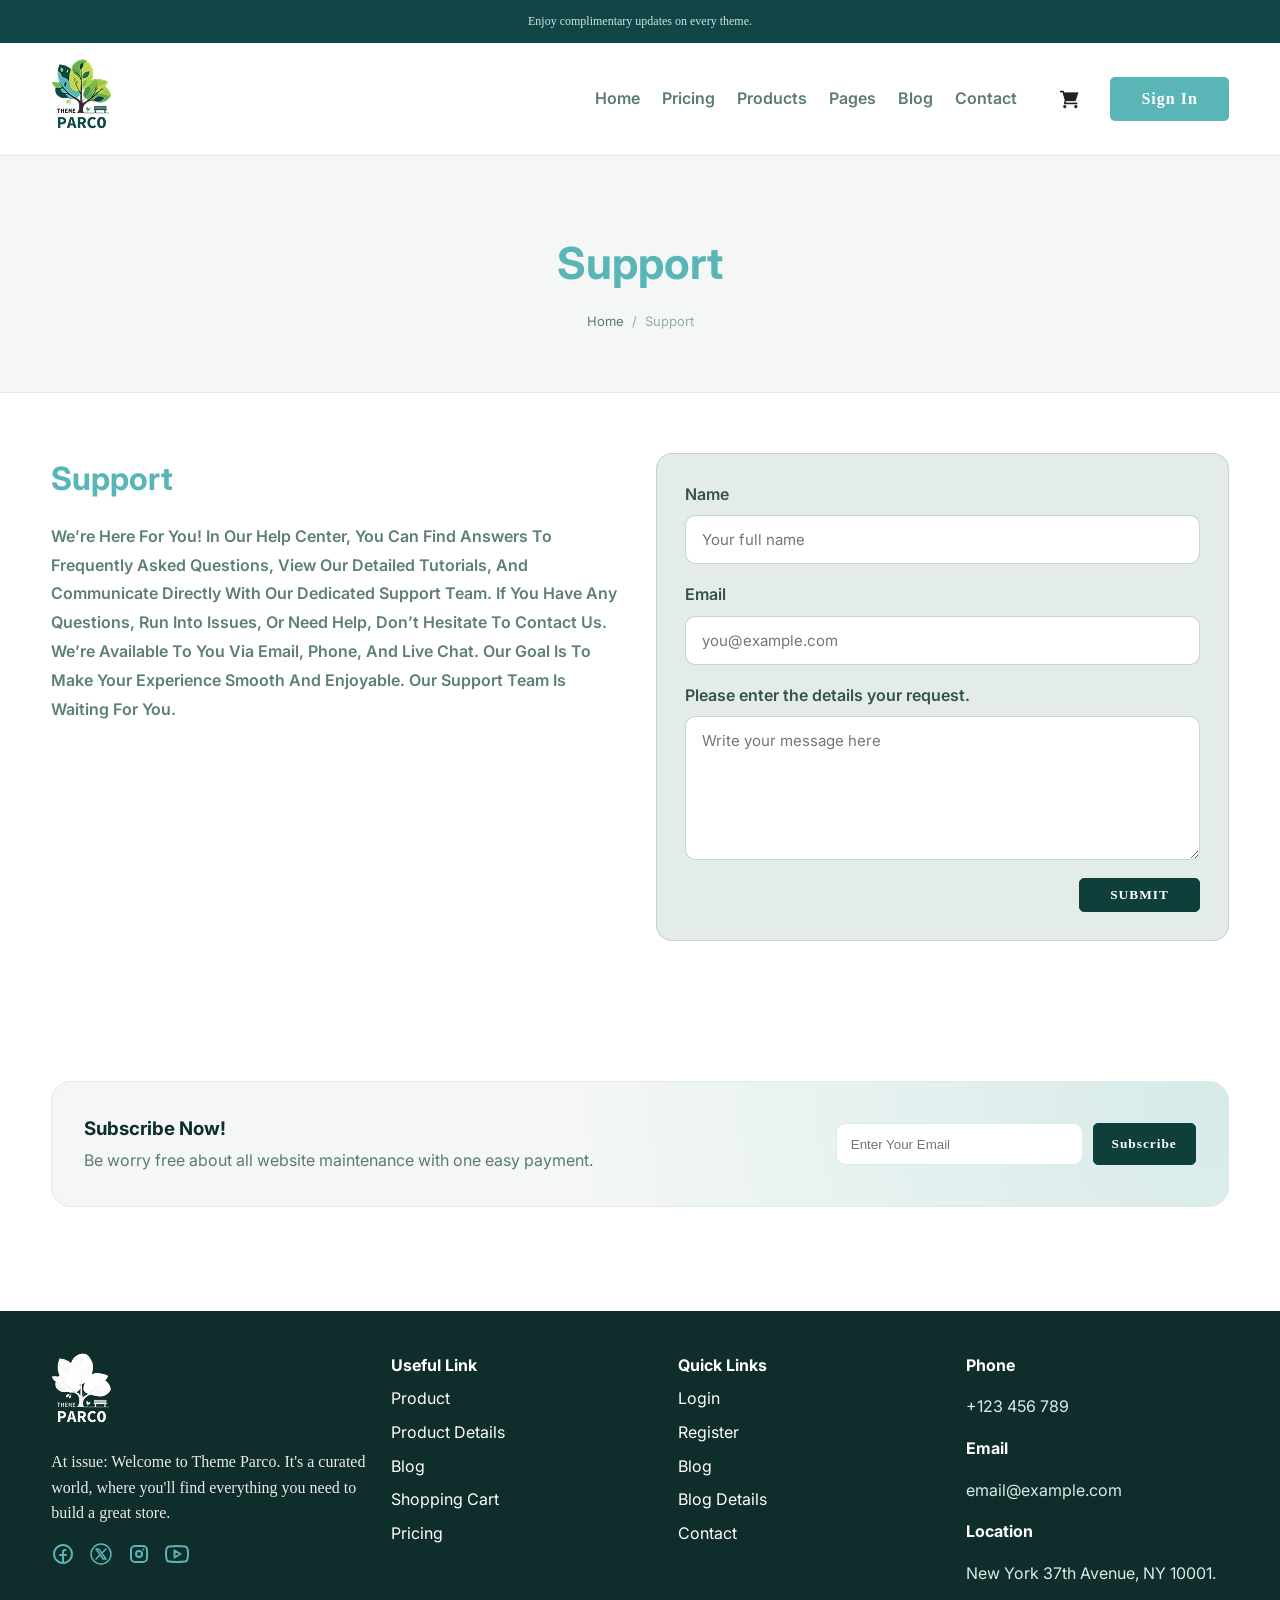
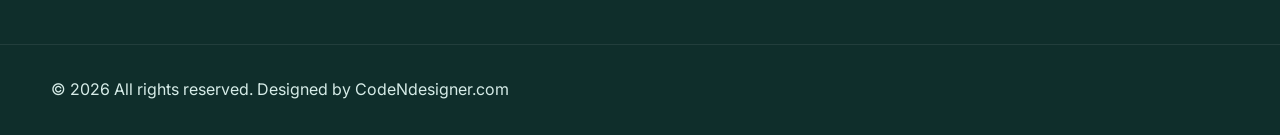
<file: support.html>
<!DOCTYPE html>
<html lang="en">
<head>
    <meta charset="UTF-8" />
    <meta name="viewport" content="width=device-width, initial-scale=1.0" />
    <title>Support • Theme Parco</title>
    <link rel="preconnect" href="https://fonts.googleapis.com">
    <link rel="preconnect" href="https://fonts.gstatic.com" crossorigin>
    <link href="https://fonts.googleapis.com/css2?family=Inter:wght@400;500;600;700;800&display=swap" rel="stylesheet">
    <link rel="stylesheet" href="styles.css" />
</head>
<body>
  <header class="topbar">
        <div class="container">
            <p>Enjoy complimentary updates on every theme.</p>
        </div>
    </header>

    <nav class="navbar">
        <div class="container">
            <a class="brand" href="#">
                <span class="brand-mark"><img src="assets/Logo.png" alt="Theme Parco"></span>
            </a>
            <button class="nav-toggle" aria-label="Toggle navigation" aria-controls="primaryNav" aria-expanded="false">
                <span></span>
                <span></span>
                <span></span>
            </button>
            <div class="nav-menu" id="primaryNav">
                <ul class="nav-links">
                    <li><a href="index.html">Home</a></li>
                    <li><a href="pricing.html">Pricing</a></li>
                    <li><a href="product-listing.html">Products</a></li>
                    <li><a href="">Pages</a></li>
                    <li><a href="#">Blog</a></li>
                    <li><a href="support.html">Contact</a></li>
                </ul>
                <div class="nav-cta">
                    <a href="#" class="cart-btn btn" aria-label="View cart"><img src="assets/cart.png"
                            alt="cart icon"></a>
                    <a class="btn btn-primary btn-small" href="#">Sign In</a>
                </div>
            </div>
        </div>
    </nav>
    <main>
        <section class="support-hero">
            <div class="container">
                <h1>Support</h1>
                <nav aria-label="Breadcrumb" class="breadcrumb">
                    <a href="index.html">Home</a>
                    <span>/</span>
                    <span aria-current="page">Support</span>
                </nav>
            </div>
        </section>

        <section class="support-main section">
            <div class="container support-grid">
                <div class="support-copy">
                    <h2>Support</h2>
                    <p>We’re Here For You! In Our Help Center, You Can Find Answers To Frequently Asked Questions, View Our Detailed Tutorials, And Communicate Directly With Our Dedicated Support Team. If You Have Any Questions, Run Into Issues, Or Need Help, Don’t Hesitate To Contact Us. We’re Available To You Via Email, Phone, And Live Chat. Our Goal Is To Make Your Experience Smooth And Enjoyable. Our Support Team Is Waiting For You.</p>
                </div>
                <form class="support-card" action="#" method="post">
                    <label class="support-field">
                        <span>Name</span>
                        <input type="text" name="name" placeholder="Your full name" required>
                    </label>
                    <label class="support-field">
                        <span>Email</span>
                        <input type="email" name="email" placeholder="you@example.com" required>
                    </label>
                    <label class="support-field">
                        <span>Please enter the details your request.</span>
                        <textarea name="message" rows="6" placeholder="Write your message here" required></textarea>
                    </label>
                    <div class="support-actions">
                        <button class="btn btn-dark btn-small" type="submit">SUBMIT</button>
                    </div>
                </form>
            </div>
        </section>

        <section class="subscribe-panel">
            <div class="container subscribe-card">
                <div class="subscribe-copy">
                    <h3>Subscribe Now!</h3>
                    <p>Be worry free about all website maintenance with one easy payment.</p>
                </div>
                <form class="subscribe-form" action="#" method="post">
                    <input type="email" placeholder="Enter Your Email" aria-label="Email" required />
                    <button class="btn btn-dark" type="submit">Subscribe</button>
                </form>
            </div>
        </section>
    </main>

    <footer class="footer">
        <div class="container footer-grid">
            <div class="foot-brand">
                <div class="brand">
                    <span class="brand-mark"><img src="assets/footer-logo.png" alt="Footer Logo"></span>
                    <span class="brand-text">Theme Parco</span>
                </div>
                <p>At issue: Welcome to Theme Parco. It's a curated world, where you'll find everything you need to
                    build a great store.</p>
                <div class="socials">
                    <a class="mingcute--facebook-line" href="#" aria-label="Facebook">
                    </a>
                    <a class="hugeicons--new-twitter-ellipse" href="#" aria-label="Twitter"></a>
                    <a class="mingcute--ins-line" href="#" aria-label="Instagram"></a>
                    <a class="meteor-icons--youtube" href="#" aria-label="Youtube"></a>
                </div>
            </div>
            <div class="foot-col link">
                <h4>Useful Link</h4>
                <ul>
                    <li><a href="#">Product</a></li>
                    <li><a href="#">Product Details</a></li>
                    <li><a href="#">Blog</a></li>
                    <li><a href="#">Shopping Cart</a></li>
                    <li><a href="#">Pricing</a></li>
                </ul>
            </div>
            <div class="foot-col link">
                <h4>Quick Links</h4>
                <ul>
                    <li><a href="#">Login</a></li>
                    <li><a href="#">Register</a></li>
                    <li><a href="#">Blog</a></li>
                    <li><a href="#">Blog Details</a></li>
                    <li><a href="#">Contact</a></li>
                </ul>
            </div>
            <div class="foot-col">
                <h4>Phone</h4>
                <p>+123 456 789</p>
                <h4>Email</h4>
                <p>email@example.com</p>
                <h4>Location</h4>
                <p>New York 37th Avenue, NY 10001.</p>
            </div>
        </div>
        <div class="footer-bottom">
            <div class="container">
                <p>© 2026 All rights reserved. Designed by CodeNdesigner.com</p>
            </div>
        </div>
    </footer>
</body>
</html>
</file>
<file: styles.css>
:root {
    --bg: #f6fbf9;
    --bg-hero: #eef7f5;
    --surface: #ffffff;
    --text: #0f2e2b;
    --muted: #5b7b76;
    --primary: #59B5B6;
    --primary-600: #104646;
    --text2: #104646;
    --border: #dfe9e6;
    --title1: #104646 --shadow: 0 8px 24px rgba(16, 53, 46, .08);
}

.meteor-icons--youtube::after {
    display: inline-block;
    width: 24px;
    height: 24px;
    vertical-align: -0.125em;
    content: url("data:image/svg+xml,%3Csvg xmlns='http://www.w3.org/2000/svg' viewBox='0 0 24 24'%3E%3Cpath fill='none' stroke='%2359B5B6' stroke-linecap='round' stroke-linejoin='round' stroke-width='2' d='M1.5 17q-1-5.5 0-10Q1.9 4.8 4 4.5q8-1 16 0q2.1.3 2.5 2.5q1 4.5 0 10q-.4 2.2-2.5 2.5q-8 1-16 0q-2.1-.3-2.5-2.5m8-8.5v7l6-3.5Z'/%3E%3C/svg%3E");
}

.mingcute--ins-line::after {
    display: inline-block;
    width: 24px;
    height: 24px;
    vertical-align: -0.125em;
    content: url("data:image/svg+xml,%3Csvg xmlns='http://www.w3.org/2000/svg' viewBox='0 0 24 24'%3E%3Cg fill='none' fill-rule='evenodd'%3E%3Cpath d='m12.593 23.258l-.011.002l-.071.035l-.02.004l-.014-.004l-.071-.035q-.016-.005-.024.005l-.004.01l-.017.428l.005.02l.01.013l.104.074l.015.004l.012-.004l.104-.074l.012-.016l.004-.017l-.017-.427q-.004-.016-.017-.018m.265-.113l-.013.002l-.185.093l-.01.01l-.003.011l.018.43l.005.012l.008.007l.201.093q.019.005.029-.008l.004-.014l-.034-.614q-.005-.018-.02-.022m-.715.002a.02.02 0 0 0-.027.006l-.006.014l-.034.614q.001.018.017.024l.015-.002l.201-.093l.01-.008l.004-.011l.017-.43l-.003-.012l-.01-.01z'/%3E%3Cpath fill='%2359B5B6' d='M16 3a5 5 0 0 1 5 5v8a5 5 0 0 1-5 5H8a5 5 0 0 1-5-5V8a5 5 0 0 1 5-5zm0 2H8a3 3 0 0 0-3 3v8a3 3 0 0 0 3 3h8a3 3 0 0 0 3-3V8a3 3 0 0 0-3-3m-4 3a4 4 0 1 1 0 8a4 4 0 0 1 0-8m0 2a2 2 0 1 0 0 4a2 2 0 0 0 0-4m4.5-3.5a1 1 0 1 1 0 2a1 1 0 0 1 0-2'/%3E%3C/g%3E%3C/svg%3E");
}

.hugeicons--new-twitter-ellipse::after {
    display: inline-block;
    width: 24px;
    height: 24px;
    vertical-align: -0.125em;
    content: url("data:image/svg+xml,%3Csvg xmlns='http://www.w3.org/2000/svg' viewBox='0 0 24 24'%3E%3Cg fill='none' stroke='%2359B5B6' stroke-width='1.5'%3E%3Cpath stroke-linecap='round' stroke-linejoin='round' d='m7 17l4.194-4.193M17 7l-4.193 4.194m0 0L9.777 7H7l4.194 5.807m1.612-1.614L17 17h-2.778l-3.028-4.193'/%3E%3Cpath d='M22 12c0 5.523-4.477 10-10 10S2 17.523 2 12S6.477 2 12 2s10 4.477 10 10Z'/%3E%3C/g%3E%3C/svg%3E");
}

.mingcute--facebook-line::after {
    display: inline-block;
    width: 24px;
    height: 24px;
    vertical-align: -0.125em;
    content: url("data:image/svg+xml,%3Csvg xmlns='http://www.w3.org/2000/svg' viewBox='0 0 24 24'%3E%3Cg fill='none' fill-rule='evenodd'%3E%3Cpath d='m12.593 23.258l-.011.002l-.071.035l-.02.004l-.014-.004l-.071-.035q-.016-.005-.024.005l-.004.01l-.017.428l.005.02l.01.013l.104.074l.015.004l.012-.004l.104-.074l.012-.016l.004-.017l-.017-.427q-.004-.016-.017-.018m.265-.113l-.013.002l-.185.093l-.01.01l-.003.011l.018.43l.005.012l.008.007l.201.093q.019.005.029-.008l.004-.014l-.034-.614q-.005-.018-.02-.022m-.715.002a.02.02 0 0 0-.027.006l-.006.014l-.034.614q.001.018.017.024l.015-.002l.201-.093l.01-.008l.004-.011l.017-.43l-.003-.012l-.01-.01z'/%3E%3Cpath fill='%2359B5B6' d='M4 12a8 8 0 1 1 9 7.938V14h2a1 1 0 1 0 0-2h-2v-2a1 1 0 0 1 1-1h.5a1 1 0 1 0 0-2H14a3 3 0 0 0-3 3v2H9a1 1 0 1 0 0 2h2v5.938A8 8 0 0 1 4 12m8 10c5.523 0 10-4.477 10-10S17.523 2 12 2S2 6.477 2 12s4.477 10 10 10'/%3E%3C/g%3E%3C/svg%3E");
}

.mdi--cart {
    display: inline-block;
    width: 24px;
    height: 24px;
    --svg: url("data:image/svg+xml,%3Csvg xmlns='http://www.w3.org/2000/svg' viewBox='0 0 24 24'%3E%3Cpath fill='%23000' d='M17 18c-1.11 0-2 .89-2 2a2 2 0 0 0 2 2a2 2 0 0 0 2-2a2 2 0 0 0-2-2M1 2v2h2l3.6 7.59l-1.36 2.45c-.15.28-.24.61-.24.96a2 2 0 0 0 2 2h12v-2H7.42a.25.25 0 0 1-.25-.25q0-.075.03-.12L8.1 13h7.45c.75 0 1.41-.42 1.75-1.03l3.58-6.47c.07-.16.12-.33.12-.5a1 1 0 0 0-1-1H5.21l-.94-2M7 18c-1.11 0-2 .89-2 2a2 2 0 0 0 2 2a2 2 0 0 0 2-2a2 2 0 0 0-2-2'/%3E%3C/svg%3E");
    background-color: #3F8181;
    -webkit-mask-image: var(--svg);
    mask-image: var(--svg);
    -webkit-mask-repeat: no-repeat;
    mask-repeat: no-repeat;
    -webkit-mask-size: 100% 100%;
    mask-size: 100% 100%;
}

.mdi--gift {
    display: inline-block;
    width: 24px;
    height: 24px;
    --svg: url("data:image/svg+xml,%3Csvg xmlns='http://www.w3.org/2000/svg' viewBox='0 0 24 24'%3E%3Cpath fill='%23000' d='M9.06 1.93C7.17 1.92 5.33 3.74 6.17 6H3a2 2 0 0 0-2 2v2a1 1 0 0 0 1 1h9V8h2v3h9a1 1 0 0 0 1-1V8a2 2 0 0 0-2-2h-3.17C19 2.73 14.6.42 12.57 3.24L12 4l-.57-.78c-.63-.89-1.5-1.28-2.37-1.29M9 4c.89 0 1.34 1.08.71 1.71S8 5.89 8 5a1 1 0 0 1 1-1m6 0c.89 0 1.34 1.08.71 1.71S14 5.89 14 5a1 1 0 0 1 1-1M2 12v8a2 2 0 0 0 2 2h16a2 2 0 0 0 2-2v-8h-9v8h-2v-8z'/%3E%3C/svg%3E");
    background-color: #3F8181;
    -webkit-mask-image: var(--svg);
    mask-image: var(--svg);
    -webkit-mask-repeat: no-repeat;
    mask-repeat: no-repeat;
    -webkit-mask-size: 100% 100%;
    mask-size: 100% 100%;
}

.mdi--encryption-verified-outline {
    display: inline-block;
    width: 24px;
    height: 24px;
    --svg: url("data:image/svg+xml,%3Csvg xmlns='http://www.w3.org/2000/svg' viewBox='0 0 24 24'%3E%3Cpath fill='%23000' d='M14 15c0 1.11-.89 2-2 2a2 2 0 0 1-2-2c0-1.11.89-2 2-2a2 2 0 0 1 2 2m-.91 5c.12.72.37 1.39.72 2H6a2 2 0 0 1-2-2V10c0-1.11.89-2 2-2h1V6c0-2.76 2.24-5 5-5s5 2.24 5 5v2h1a2 2 0 0 1 2 2v3.09c-.33-.05-.66-.09-1-.09s-.67.04-1 .09V10H6v10zM9 8h6V6c0-1.66-1.34-3-3-3S9 4.34 9 6zm12.34 7.84l-3.59 3.59l-1.59-1.59L15 19l2.75 3l4.75-4.75z'/%3E%3C/svg%3E");
    background-color: #3F8181;
    -webkit-mask-image: var(--svg);
    mask-image: var(--svg);
    -webkit-mask-repeat: no-repeat;
    mask-repeat: no-repeat;
    -webkit-mask-size: 100% 100%;
    mask-size: 100% 100%;
}

.mdi--library-edit {
    display: inline-block;
    width: 24px;
    height: 24px;
    --svg: url("data:image/svg+xml,%3Csvg xmlns='http://www.w3.org/2000/svg' viewBox='0 0 24 24'%3E%3Cpath fill='%23000' d='M20.22 2H7.78C6.8 2 6 2.8 6 3.78v12.44C6 17.2 6.8 18 7.78 18h12.44c.98 0 1.78-.79 1.78-1.78V3.78C22 2.8 21.2 2 20.22 2m-9.16 13H9v-2.06l6.06-6.06l2.06 2.06zm7.64-7.65l-1 1l-2.05-2.05l1-1c.21-.22.56-.22.77 0l1.28 1.28c.22.21.22.56 0 .77M4 6H2v14a2 2 0 0 0 2 2h14v-2H4z'/%3E%3C/svg%3E");
    background-color: #3F8181;
    -webkit-mask-image: var(--svg);
    mask-image: var(--svg);
    -webkit-mask-repeat: no-repeat;
    mask-repeat: no-repeat;
    -webkit-mask-size: 100% 100%;
    mask-size: 100% 100%;
}

/* .zondicons--checkmark-outline::before {
    display: inline-block;
    width: 20px;
    height: 20px;
    vertical-align: -0.125em;
    content: url("data:image/svg+xml,%3Csvg xmlns='http://www.w3.org/2000/svg' viewBox='0 0 20 20'%3E%3Cpath fill='%23000' d='M2.93 17.07A10 10 0 1 1 17.07 2.93A10 10 0 0 1 2.93 17.07m12.73-1.41A8 8 0 1 0 4.34 4.34a8 8 0 0 0 11.32 11.32M6.7 9.29L9 11.6l4.3-4.3l1.4 1.42L9 14.4l-3.7-3.7l1.4-1.42z'/%3E%3C/svg%3E");
} */

* {
    box-sizing: border-box
}

html,
body {
    margin: 0;
    padding: 0
}

body {
    font-family: 'Inter', system-ui, -apple-system, Segoe UI, Roboto, Arial, sans-serif;
    color: var(--text);
    line-height: 1.6;
}

.container {
    width: min(1200px, 92%);
    margin: 0 auto
}

/* Topbar */
.topbar {
    background: #104646;
    color: #cfe7e3;
    font-size: 12px;
    font-family: 'Roboto';
}

.topbar .container {
    display: flex;
    align-items: center;
    justify-content: center;
    padding: 0;
    text-align: center
}

.icon-btn {
    background: transparent;
    border: 0;
    font-size: 16px;
    cursor: pointer;
    color: #e7fffb
}

.btn {
    display: inline-flex;
    align-items: center;
    justify-content: center;
    border-radius: 5px;
    padding: 12px 18px;
    border: 1px solid transparent;
    font-weight: 600;
    text-decoration: none;
    cursor: pointer;
    transition: .2s ease;
    font-family: roboto;
    letter-spacing: 1px;
}

.btn-small {
    padding: 8px 30px;
    border-radius: 5px
}

.btn-ghost {
    background: transparent;
    border-color: var(--border);
    color: var(--text)
}

.btn-ghost:hover {
    background: #f1f7f5
}

.btn-primary {
    background: var(--primary);
    color: #fff
}

.btn-primary:hover {
    background: var(--primary-600)
}

.btn-block {
    width: 100%
}

/* Navbar */
.navbar {
    background: #fff;
    border-bottom: 1px solid var(--border);
    position: sticky;
    top: 0;
    z-index: 5;
}

.navbar .container {
    display: flex;
    align-items: center;
    justify-content: space-between;
    gap: 24px;
    flex-wrap: wrap;
    padding: 16px 0;
    position: relative;
}

.brand {
    display: flex;
    align-items: center;
    gap: 10px;
    color: var(--text);
    font-weight: 800;
    text-decoration: none
}

.brand-mark {
    font-size: 22px
}

.nav-menu {
    display: flex;
    align-items: center;
    gap: 24px;
    margin-left: auto;
}

.nav-links {
    list-style: none;
    display: flex;
    gap: 22px;
    margin: 0;
    padding: 0;
    justify-content: center
}

.nav-links a {
    color: var(--muted);
    text-decoration: none;
    font-weight: 600
}

.nav-links a:hover {
    color: var(--text)
}

.nav-cta {
    display: flex;
    align-items: center;
    justify-content: center;
    gap: 12px;
}

.nav-toggle {
    display: none;
    flex-direction: column;
    justify-content: center;
    gap: 5px;
    width: 42px;
    height: 42px;
    border-radius: 8px;
    border: 1px solid var(--border);
    background: transparent;
    cursor: pointer;
}

.nav-toggle span {
    display: block;
    width: 100%;
    height: 2px;
    background: var(--text);
    transition: transform .2s ease, opacity .2s ease;
}

.navbar.nav-open .nav-toggle span:nth-child(1) {
    transform: translateY(7px) rotate(45deg);
}

.navbar.nav-open .nav-toggle span:nth-child(2) {
    opacity: 0;
}

.navbar.nav-open .nav-toggle span:nth-child(3) {
    transform: translateY(-7px) rotate(-45deg);
}

/* Hero */
.hero {
    /* background: radial-gradient(80% 120% at 85% 20%, #e8f5f1, var(--bg-hero)); */
    padding: 64px 0 120px;
    border-bottom: 1px solid var(--border);
    position: relative;
    background-image: url(assets/bg-Mask-group.png);
    background-repeat: no-repeat;
    background-position: center;
    background-size: cover;
}

.grid-2 {
    display: grid;
    grid-template-columns: 1.2fr .8fr;
    gap: 48px;
    align-items: center
}

.hero-copy h1 {
    font-size: 42px;
    line-height: 1.2;
    margin: 0 0 14px;
    color: #59B5B6;
}

.hero-copy p {
    color: var(--muted);
    margin: 0 0 20px
}

.search {
    display: flex;
    gap: 10px;
    background: #fff;
    border: 1px solid var(--border);
    padding: 8px;
    border-radius: 5px;
    box-shadow: var(--shadow)
}

.search input {
    flex: 1;
    border: 0;
    outline: 0;
    padding: 12px 14px;
    border-radius: 8px;
    font-size: 15px
}

.hero-art {
    display: flex;
    justify-content: center
}

.mockup-stack {
    position: relative;
    width: min(550px, 100%);
    aspect-ratio: 11 / 10;
    background-image: url(assets/hero-right.png);
    background-repeat: no-repeat;
    background-position: center;
    background-size: contain;
    margin: 0 auto;
}

/* .mockup {
    position: absolute;
    border-radius: 16px;
    background: #fff;
    border: 1px solid var(--border);
    box-shadow: var(--shadow)
}

.mockup.large {
    width: 260px;
    height: 320px;
    top: 10px;
    left: 40px
}

.mockup.medium {
    width: 220px;
    height: 260px;
    top: 50px;
    left: 10px;
    transform: rotate(-6deg)
}

.mockup.small {
    width: 200px;
    height: 220px;
    top: 90px;
    left: 110px;
    transform: rotate(7deg)
} */

/* Stats */
.stats {
    display: grid;
    grid-template-columns: repeat(3, 1fr);
    gap: 16px;
    margin-top: 36px;
    background: #fff;
    border: 1px solid var(--border);
    border-radius: 14px;
    padding: 18px;
    box-shadow: var(--shadow)
}

#hero-stats {
    position: absolute;
    left: 50%;
    transform: translate(-50%, 50%);
    bottom: 0;
    width: min(900px, 92%)
}

.stat {
    text-align: center
}

.stat h3 {
    margin: 4px 0;
    font-size: 33px;
    color: #59B5B6;
}

.stat p {
    margin: 0;
    color: var(--text2);
    font-weight: 600
}

/* Sections */
.section {
    padding: 60px 0;
}

.section-tight {
    padding: 110px 0 60px;
}

.section-title {
    text-align: center;
    font-size: 37px;
    margin: 0 0 8px;
    font-family: 'Inter';
    font-weight: 700;
    color: var(--title1);
}

.section-sub {
    text-align: center;
    color: var(--muted);
    max-width: 700px;
    width: 100%;
    margin: 0 auto 28px;
}

.eyebrow {
    text-transform: uppercase;
    letter-spacing: 0.18em;
    font-size: 12px;
    font-weight: 700;
    color: var(--primary-600);
    margin-bottom: 10px;
}

section.section.tst {
    background-color: #f2f8f6;
    background: url(assets/maskgroup.png);
}

.highlight {
    color: var(--primary);
}

.center {
    text-align: center
}

/* Cards grid */
.cards-grid {
    display: grid;
    grid-template-columns: repeat(4, 1fr);
    gap: 18px
}

/* Listing page */
.affiliate-hero {
    text-align: center;
    padding: 90px 0;
    background: url(assets/bg-Mask-group-affiliate.png);
    background-repeat: no-repeat;
    background-position: center;
    background-size: cover;
    border-bottom: 1px solid var(--border);
}

.affiliate-hero h1 {
    font-size: 48px;
    margin: 12px 0 16px;
    color: var(--text2);
}

.read-more-link {
    color: var(--primary);
    font-weight: 600;
    text-decoration: none;
    display: inline-flex;
    align-items: center;
    gap: 8px;
}

.affiliate-earn {
    padding: 80px 0;
}

.earn-grid {
    display: grid;
    grid-template-columns: repeat(2, minmax(0, 1fr));
    gap: 40px;
    align-items: center;
}

.earn-copy h2 {
    font-size: 36px;
    margin: 0 0 16px;
}

.checklist {
    list-style: none;
    padding: 0;
    margin: 24px 0;
}

.checklist li {
    position: relative;
    padding-left: 28px;
    margin-bottom: 12px;
    font-weight: 600;
    color: var(--text2);
}

.checklist li::before {
    content: "✔";
    position: absolute;
    left: 0;
    top: 0;
    color: var(--primary);
}

.earn-visual img {
    width: 100%;
    border-radius: 16px;
    box-shadow: var(--shadow);
}

.affiliate-how {
    background: #f7fbfa;
}

.how-grid {
    display: grid;
    grid-template-columns: repeat(3, minmax(0, 1fr));
    gap: 20px;
    margin-top: 36px;
}

.how-card {
    background: #fff;
    border: 1px solid var(--border);
    border-radius: 16px;
    padding: 24px;
    text-align: center;
    box-shadow: var(--shadow);
}

.how-icon {
    display: inline-flex;
    width: 48px;
    height: 48px;
    border-radius: 12px;
    background: #e0f3f2;
    align-items: center;
    justify-content: center;
    margin-bottom: 16px;
}

.affiliate-faq .section-title {
    margin-bottom: 28px;
}

.faq-accordion {
    max-width: 800px;
    margin: 0 auto;
}

.faq-item {
    width: 100%;
    background: #fff;
    border: 1px solid var(--border);
    border-radius: 12px;
    padding: 16px 20px;
    font-size: 16px;
    font-weight: 600;
    display: flex;
    align-items: center;
    justify-content: space-between;
    margin-bottom: 12px;
    cursor: pointer;
    transition: border .2s ease;
}

.faq-item.open {
    border-color: var(--primary);
}

.faq-icon {
    font-size: 20px;
    transition: transform .2s ease;
}

.faq-item.open .faq-icon {
    transform: rotate(45deg);
}

.faq-panel {
    overflow: hidden;
    max-height: 0;
    transition: max-height .3s ease;
    padding: 0 20px;
    margin-top: -10px;
    margin-bottom: 12px;
}

.faq-panel p {
    margin: 12px 0 0;
    color: var(--muted);
}

.listing-hero {
    background: #eaf5f2;
    padding: 70px 0 50px;
    text-align: center;
    border-bottom: 1px solid var(--border);
}

.listing-hero h1 {
    font-size: 44px;
    margin: 0 0 12px;
    color: var(--text2);
}

.listing-controls {
    background: #fff;
    border-bottom: 1px solid var(--border);
    padding: 20px 0;
}

.controls-row {
    display: flex;
    flex-wrap: wrap;
    align-items: center;
    gap: 16px;
}

.items-found {
    font-weight: 600;
    color: var(--text2);
}

.controls-right {
    display: flex;
    gap: 16px;
    align-items: center;
    margin-left: auto;
    flex-wrap: wrap;
}

.view-toggle {
    display: inline-flex;
    border: 1px solid var(--border);
    border-radius: 12px;
    overflow: hidden;
    background: #fff;
}

.view-toggle .toggle-btn {
    border: none;
    background: transparent;
    color: var(--muted);
    font-weight: 600;
    padding: 10px 16px;
    display: inline-flex;
    align-items: center;
    gap: 8px;
    cursor: pointer;
    transition: background .2s ease, color .2s ease;
}

.view-toggle .toggle-btn.active {
    background: var(--primary);
    color: #fff;
}

.view-toggle .icon {
    width: 14px;
    height: 14px;
    position: relative;
}

.icon-grid::before {
    content: '';
    position: absolute;
    width: 4px;
    height: 4px;
    background: currentColor;
    top: 0;
    left: 0;
    box-shadow: 0 8px 0 currentColor,
        8px 0 0 currentColor,
        8px 8px 0 currentColor;
}

.icon-list::before {
    content: '';
    position: absolute;
    width: 14px;
    height: 2px;
    background: currentColor;
    top: 1px;
    left: 0;
    box-shadow: 0 5px 0 currentColor,
        0 10px 0 currentColor;
}

.sort-select {
    position: relative;
}

.sort-select select {
    border: 1px solid var(--border);
    border-radius: 12px;
    padding: 10px 40px 10px 16px;
    font-weight: 600;
    color: var(--text2);
    background: #fff url("data:image/svg+xml,%3Csvg width='12' height='8' viewBox='0 0 12 8' xmlns='http://www.w3.org/2000/svg'%3E%3Cpath d='M1 1.5L6 6.5L11 1.5' stroke='%23104646' stroke-width='1.5' fill='none' stroke-linecap='round'/%3E%3C/svg%3E") no-repeat right 14px center;
    appearance: none;
}

.product-list {
    padding: 60px 0;
}

.product-grid {
    display: grid;
    grid-template-columns: repeat(auto-fit, minmax(240px, 1fr));
    gap: 20px;
}

.product-card {
    height: 100%;
    display: flex;
    flex-direction: column;
    padding: 12px;
}

.product-card .card-img img {
    border-radius: 12px;
    width: 100%;
}

.product-card .card-img a {
    display: block;
    border-radius: 12px;
}

.product-card .card-content {
    padding: 16px;
}

.product-card .card-content h3 a {
    color: inherit;
    text-decoration: none;
}

.product-card .card-content h3 a:hover {
    color: var(--primary);
}

.product-card .card-footer {
    margin-top: 12px;
}

.product-grid.list-view {
    grid-template-columns: 1fr;
}

.product-grid.list-view .product-card {
    flex-direction: row;
    gap: 20px;
}

.product-grid.list-view .card-img {
    flex: 0 0 280px;
}

.product-grid.list-view .card-img img {
    height: 100%;
    object-fit: cover;
}

.product-grid.list-view .card-content {
    padding: 12px 0;
    display: flex;
    flex-direction: column;
    justify-content: center;
}

.product-grid.list-view .card-footer {
    border-top: none;
    padding-top: 12px;
    margin-top: 12px;
}

.listing-pagination {
    display: flex;
    justify-content: center;
    align-items: center;
    gap: 12px;
    margin-top: 40px;
}

.listing-pagination ul {
    list-style: none;
    display: flex;
    gap: 10px;
    padding: 0;
    margin: 0;
}

.page-btn,
.page-number {
    width: 36px;
    height: 36px;
    border-radius: 10px;
    border: 1px solid var(--border);
    background: #fff;
    font-weight: 600;
    color: var(--text2);
    cursor: pointer;
    transition: background .2s ease, color .2s ease;
}

.page-number.active,
.page-btn:hover,
.page-number:hover {
    background: var(--primary);
    color: #fff;
}

.sr-only {
    position: absolute;
    width: 1px;
    height: 1px;
    padding: 0;
    margin: -1px;
    overflow: hidden;
    clip: rect(0, 0, 0, 0);
    border: 0;
}

/* new style  */


.card-img a {
    display: block;
    border-radius: 12px;
}

.card-content {
    padding: 16px 0 16px 0;
}

.card h3 a {
    color: inherit;
    text-decoration: none;
}

.card h3 a:hover {
    color: var(--primary);
}

span.doller {
    font-size: 14px;
}

.card h3 {
    font-size: 15px;
    margin: 0 0 8px;
    font-weight: 600;
    font-family: 'Inter';
    color: var(--text2);
}


.card-description {
    font-size: 12px;
    color: #5B7C7C;
    margin: 0 0 5px;
    font-family: 'Roboto';
}

.card-details {
    display: flex;
    justify-content: space-between;
    align-items: center;
    margin-bottom: 16px
}

.section-tight .center a {
    background: #104646;
    color: #fff;
    border-radius: 10px;
    margin-top: 30px;
}

.section-tight .center a:hover {
    background: #fff;
    color: #104646;
}

.category {
    color: #406B6B;
    font-size: 14px;
    font-weight: 600;
}

.price {
    font-size: 20px;
    font-weight: 700;
    color: #1aa27a
}

.card-footer {
    display: flex;
    justify-content: space-between;
    align-items: center;
    border-top: 1.5px solid #889F9F;
    padding-top: 26px;
}

.seller {
    color: #5b7b76;
    font-size: 14px
}

.card-actions {
    display: flex;
    gap: 8px
}

.btn-demo {
    background: transparent;
    border: 1px solid #C5DECB;
    color: #255130;
    padding: 8px 16px;
    border-radius: 8px;
    font-size: 14px;
    font-weight: 600;
    cursor: pointer;
}

.btn-cart {
    background: #CCE8E8;
    border: 1px solid #ddd;
    color: #fff;
    padding: 8px;
    border-radius: 8px;
    font-size: 16px;
    cursor: pointer;
    width: 36px;
    height: 36px;
    display: flex;
    align-items: center;
    justify-content: center;
}

.btn-demo:hover,
.btn-cart:hover {
    background-color: #104646;
    color: #fff;
}

.card {
    background: #F5FFFF;
    border: 1px solid var(--border);
    border-radius: 14px;
    box-shadow: var(--shadow);
    padding: 12px
}

.card-img img {
    display: block;
    width: 100%;
}

.product-hero .btn-ghost {
    color: #fff;
    font-size: 16px;
    border: none;
    padding: 10px 20px;
    padding-right: 5px;
    font-family: 'Roboto';
}


.product-hero .btn-ghost:hover {
    border: none;
    font-size: 18px;
    color: #fff;
}

.btn-ghost:hover {
    background-color: transparent;
    color: #104646;
    border: 1px solid #104646
}

.preview-cta-content img {
    padding-right: 10px;
    background: #104646;
}

.preview-cta-content {
    background: #104646;
    color: #fff;
    border-radius: 5px;
}

/* .card-media {
    height: 140px;
    border-radius: 10px;
    background: linear-gradient(135deg, #d9efe8, #e9f7f3);
    border: 1px solid var(--border);
    margin-bottom: 12px
}



.card-meta {
    margin: 0;
    color: var(--muted);
    font-weight: 600;
    font-size: 13px
} */

/* Feature tiles */
.feature-tiles {
    padding: 36px 0;
}

.tiles-grid {
    display: grid;
    grid-template-columns: repeat(3, 1fr);
    gap: 18px;
}

.tile {
    background: #F8FFFF;
    border: 1px solid var(--border);
    border-radius: 14px;
    padding: 18px;
    box-shadow: var(--shadow);
    display: flex;
    align-items: self-start;
    gap: 14px;
}

.tile-icon {
    font-size: 22px;
    min-width: 44px;
    height: 44px;
    display: grid;
    place-items: center;
    background: #B3DDDD;
    border-radius: 50%;
}

.tile-content h3 {
    margin: 0 0 4px;
    font-size: 18px;
}

.tile-content p {
    margin: 0;
    color: var(--muted);
}

/* Strip */
.strip {
    /* background: #f2f8f6; */
    padding: 54px 0;
    border-top: 1px solid var(--border);
    border-bottom: 1px solid var(--border);
}

.strip-grid {
    display: grid;
    grid-template-columns: 1.2fr .8fr;
    gap: 24px;
    align-items: center;
}

.strip-carousel {
    display: grid;
    grid-template-columns: auto 1fr auto;
    align-items: center;
    gap: 10px;
    background: #f2f8f6;
}

.strip-viewport {
    overflow: hidden;
}

.strip-track {
    display: grid;
    grid-auto-flow: column;
    grid-auto-columns: 1fr;
    gap: 12px;
    transition: transform .4s ease;
}

.strip-track .card-media {
    height: 120px;
    min-width: 200px;
}

.strip-btn {
    background: #fff;
    border: 1px solid var(--border);
    width: 36px;
    height: 36px;
    border-radius: 8px;
    cursor: pointer;
}

.strip-copy h3 {
    margin: 0 0 8px;
    font-size: 24px;
}

.strip-copy p {
    margin: 0 0 12px;
    color: var(--muted);
}

/* Pricing */
.pricing-grid {
    display: grid;
    grid-template-columns: repeat(3, 1fr);
    gap: 22px;
    margin-top: 22px;
}

.price-card {
    background: #E7EDED;
    border: 1px solid var(--border);
    border-radius: 12px;
    padding: 22px;
    box-shadow: var(--shadow);
}

/* .price-card.featured {
    background: #eef9f5;
    border-color: #bfe7dc;
    box-shadow: 0 16px 36px rgba(26, 162, 122, .18)
} */

.plan-name {
    margin: 0 0 6px;
    font-size: 16px;
    color: #0e3732;
    font-weight: 700;
}

.price-row {
    display: flex;
    align-items: baseline;
    gap: 10px;
    margin: 8px 0 12px;
}

.price-row .amount {
    font-size: 44px;
    line-height: 1;
    font-weight: 800;
    letter-spacing: -0.02em;
}

.price-row .cadence {
    color: #6b8f89;
    font-weight: 700;
}
.started {
    background: #59B5B6 !important;
    border: transparent;
}

.btn-plan {
    background: #0f3f3a;
    color: #fff;
    border-color: #0f3f3a;
}

.btn-plan:hover {
    background: #0c3430 !important;
}

.divider {
    height: 1px;
    background: var(--border);
    margin: 18px 0;
}

.plan-desc {
    color: #5b7b76;
    margin: 0 0 16px;
}

.feature-box {
    background: #F5FFFF;
    border: 1px solid #d6ebe5;
    border-radius: 10px;
    padding: 16px;
}

.feature-title {
    font-weight: 700;
    margin: 0 0 10px;
}

.feature-list {
    list-style: none;
    margin: 0;
    padding: 0;
}

.feature-list li {
    position: relative;
    padding-left: 22px;
    margin: 10px 0;
    color: #385b56;
    font-weight: 600
}

.feature-list li:before {
    content: "\2713";
    /* content: "☑️"; */
    position: absolute;
    left: 0;
    top: 4px;
    width: 14px;
    height: 14px;
    /* border-radius: 50%; */
    /* background: #0f8c69; */
    /* box-shadow: inset 0 0 0 2px #e9f6f1 */
}


.support-hero {
    background: #f4f7f6;
    padding: 72px 0 60px;
    text-align: center;
    border-bottom: 1px solid var(--border);
}

.support-hero h1 {
    margin: 0 0 12px;
    font-size: 44px;
    color: var(--primary);
}

.support-hero .breadcrumb {
    justify-content: center;
}

.support-main .container {
    display: grid;
    gap: 32px;
    grid-template-columns: 1fr 1fr;
}

.support-grid {
    display: grid;
    grid-template-columns: minmax(0, 1.1fr) minmax(0, 0.9fr);
    gap: 40px;
    align-items: flex-start;
}

.support-copy h2 {
    margin: 0 0 18px;
    font-size: 32px;
    color: var(--primary);
}

.support-copy p {
    margin: 0;
    color: #5e7f79;
    line-height: 1.8;
    font-weight: 600;
}

.support-card {
    background: #e4ecea;
    border-radius: 16px;
    padding: 28px;
    display: flex;
    flex-direction: column;
    gap: 18px;
    border: 1px solid rgba(142, 173, 168, 0.4);
}

.support-field {
    display: flex;
    flex-direction: column;
    gap: 8px;
    font-weight: 600;
    color: #35514d;
}

.support-field input,
.support-field textarea {
    border: 1px solid rgba(46, 85, 78, 0.25);
    border-radius: 10px;
    padding: 14px 16px;
    font-family: inherit;
    font-size: 15px;
    color: #122825;
    background: #fff;
    resize: vertical;
}

.support-field input:focus,
.support-field textarea:focus {
    outline: 2px solid rgba(89, 181, 182, 0.5);
    border-color: transparent;
}

.support-actions {
    display: flex;
    justify-content: flex-end;
}

.btn-dark {
    background: #0f3f3a;
    color: #fff;
    border-color: #0f3f3a;
}

.btn-dark:hover {
    background: #0c3430;
    border-color: #0c3430;
}

.subscribe-panel {
    padding: 80px 0;
}

.subscribe-card {
    background: #f4f7f6;
    border: 1px solid var(--border);
    border-radius: 20px;
    padding: 32px;
    display: flex;
    align-items: center;
    justify-content: space-between;
    gap: 24px;
    background-image: radial-gradient(circle at top right, rgba(89, 181, 182, 0.2), transparent 55%);
}

.subscribe-card .subscribe-form {
    flex: 0 0 360px;
    margin-left: 0;
    width: auto;
}

/* Subscribe */
.subscribe {
    padding: 40px 0;
}

.subscribe-bar {
    display: flex;
    gap: 24px;
    align-items: center;
    background: #fff;
    border: 1px solid var(--border);
    border-radius: 14px;
    padding: 30px;
    box-shadow: var(--shadow);
    background-color: #E7EDED;
    /* flex-wrap: wrap; */
}

.subscribe-copy h3 {
    margin: 0;
}

.subscribe-copy p {
    margin: 4px 0 0;
    color: var(--muted);
}

.subscribe-form {
    display: flex;
    gap: 10px;
    margin-left: auto;
    width: 50%;
}

.subscribe-form input {
    flex: 1;
    border: 1px solid var(--border);
    border-radius: 10px;
    padding: 12px 14px
}

/* Footer */
.footer .link a {
    color: #fff;
}

.footer .link a:hover {
    color: #59B5B6;
}

.footer {
    background: #0f2e2b;
    color: #d6ece8;
    margin-top: 24px
}

.footer a {
    color: #c6e7df;
    text-decoration: none
}

.footer-grid {
    display: grid;
    grid-template-columns: 1.2fr 1fr 1fr 1fr;
    gap: 24px;
    padding: 42px 0
}

.foot-brand p {
    color: #EAEAEA;
    font-family: 'Roboto';
}

.footer .socials a {
    font-size: 18px;
    margin-right: 10px
}

.footer .socials a::hover {
    background-color: #1aa27a;
}

.foot-col h4 {
    margin: 0 0 8px;
    color: #fff
}

.foot-col ul {
    list-style: none;
    margin: 0;
    padding: 0
}

.foot-col li {
    margin: 8px 0
}

.footer-bottom {
    border-top: 1px solid rgba(255, 255, 255, .08)
}

.footer-bottom .container {
    padding: 16px 0
}

/* *********************** Prodect Details Page ************************ */

/* Product  Page */
.product-title-nav {
    background: #E7EDED;
    padding: 30px 0;
    margin-bottom: 30px;
}

.product-hero {
    padding-top: 42px;
    background: #fff;
}

.product-title {
    font-weight: 700;
    font-size: 47px;
    margin: 0 0 8px;
    text-align: center;
    color: #59B5B6;
    font-family: inter;
}

.breadcrumb {
    display: flex;
    gap: 8px;
    justify-content: center;
    color: var(--muted);
    font-size: 13px;
    /* margin-bottom: 22px; */
    color: #91AAAA;
}

.breadcrumb a {
    color: var(--muted);
    text-decoration: none;
}

.section.product-hero .product-grid {
    display: grid;
    grid-template-columns: 1.5fr .5fr;
    gap: 22px;
}

.product-preview .preview-frame {

    border: 1px solid var(--border);
    border-radius: 12px;
    padding: 16px;
    box-shadow: var(--shadow);
    background: #E7EDED;

}

.preview-hero img {
    width: 100%;
}

/* .preview-hero {
    background: linear-gradient(135deg, #f2f7f5, #e7f2ee);
    border: 1px solid var(--border);
    border-radius: 10px;
    height: 320px;
    display: grid;
    place-items: center;
    position: relative;
    background-image: url(assets/Banner2.png);

} */

/* .preview-shot.large {
    width: 70%;
    height: 70%;
    background: #fff;
    border: 1px solid var(--border);
    border-radius: 10px;
    box-shadow: 0 12px 24px rgba(0, 0, 0, .06)
} */

/* .preview-shot.small {
    position: absolute;
    right: 24px;
    bottom: 24px;
    width: 160px;
    height: 110px;
    background: #fff;
    border: 1px solid var(--border);
    border-radius: 8px;
    box-shadow: 0 10px 20px rgba(0, 0, 0, .06)
} */

.preview-cta-row {
    display: flex;
    justify-content: flex-start;
    margin-top: 12px;
    justify-content: center;
    align-items: center;
}

.previre-cta-content {
    background: #104646;
    border-radius: 5px;
    display: flex;
    align-items: center;
}

.product-details {
    background: #fff;
    border: 1px solid var(--border);
    border-radius: 12px;
    padding: 18px;
    margin-top: 18px;
}

.product-details h2 {
    margin: 0 0 10px;
    font-size: 18px;
}

.product-details h3 {
    margin: 18px 0 8px;
    font-size: 16px
}

.bullet-list {
    padding-left: 18px;
    margin: 8px 0;
}

.bullet-list li {
    margin: 6px 0;
}

.product-sidebar .purchase-card {
    /* background: #f5fbf8;
    border: 1px solid var(--border); */
    border-radius: 12px;
    padding: 16px;
    position: sticky;
    top: 18px;
}

.purchase-top .purchase-note {
    background: #E7EDED;
    border: 1px solid #d6ebe5;
    color: #0f3f3a;
    padding: 8px 10px;
    border-radius: 8px;
    font-weight: 600;
    margin-bottom: 12px;
}

.price-big {
    font-size: 34px;
    font-weight: 800;
    margin: 6px 0 12px;
}

.purchase-info {
    border-top: 1px solid var(--border);
    padding-top: 12px;
    margin-top: 12px
}

.info-row {
    display: flex;
    justify-content: space-between;
    margin: 8px 0;
    color: var(--muted);
    font-weight: 600;
}

.purchase-meta {
    border-top: 1px solid var(--border);
    padding-top: 12px;
    margin-top: 12px;
}

.meta-row {
    display: flex;
    justify-content: space-between;
    margin: 6px 0;
    color: var(--muted);
}

.related-grid {
    display: grid;
    grid-template-columns: repeat(4, 1fr);
    gap: 18px;
    margin-top: 18px;
}

/* Responsive */
@media (max-width: 1200px) {
    .navbar {
        position: sticky;
    }
}

@media (max-width: 1024px) {
    .grid-2 {
        grid-template-columns: 1fr;
    }

    .strip-grid {
        grid-template-columns: 1fr;
    }

    .nav-toggle {
        display: flex;
        margin-left: auto;
    }

    .nav-menu {
        display: none;
        flex-direction: column;
        gap: 18px;
        position: absolute;
        top: calc(100% + 12px);
        left: 0;
        width: 100%;
        padding: 24px;
        background: #fff;
        border: 1px solid var(--border);
        border-radius: 12px;
        box-shadow: 0 20px 40px rgba(15, 46, 43, 0.15);
    }

    .navbar.nav-open .nav-menu {
        display: flex;
    }

    .nav-links {
        flex-direction: column;
        width: 100%;
        gap: 12px;
    }

    .nav-links a {
        padding: 6px 4px;
    }

    .nav-cta {
        width: 100%;
        flex-wrap: wrap;
        justify-content: flex-start;
    }

    .nav-cta .btn {
        flex: 1;
        min-width: 140px;
    }

    .hero {
        padding-bottom: 60px;
    }

    #hero-stats {
        position: static;
        transform: none;
        width: 100%;
        margin-top: 32px;
    }

    .section-tight {
        padding-top: 80px;
    }

    .earn-grid {
        grid-template-columns: 1fr;
    }

    .how-grid {
        grid-template-columns: repeat(2, minmax(0, 1fr));
    }

    .support-grid {
        grid-template-columns: 1fr;
    }
}

@media (max-width: 768px) {
    .search {
        flex-direction: column;
    }

    .search button {
        width: 100%;
    }

    .stats {
        grid-template-columns: 1fr;
    }

    .strip-grid {
        gap: 32px;
    }

    .subscribe-form {
        width: 100%;
        margin-left: 0;
    }

    .subscribe-form,
    .subscribe-bar {
        flex-direction: column;
        align-items: stretch;
    }

    .controls-right {
        width: 100%;
        justify-content: space-between;
    }

    .view-toggle {
        width: 100%;
    }

    .view-toggle .toggle-btn {
        flex: 1;
        justify-content: center;
    }

    .support-card {
        padding: 24px;
    }

    .support-actions {
        justify-content: flex-start;
    }

    .subscribe-card {
        flex-direction: column;
        align-items: flex-start;
    }

    .subscribe-card .subscribe-form {
        width: 100%;
        flex: initial;
    }

    .product-grid.list-view .product-card {
        flex-direction: column;
    }

    .product-grid.list-view .card-img {
        flex: initial;
        width: 100%;
    }

    .how-grid {
        grid-template-columns: 1fr;
    }
}

@media (max-width: 900px) {
    .cards-grid {
        grid-template-columns: repeat(2, 1fr);
    }

    .pricing-grid {
        grid-template-columns: 1fr;
    }

    .tiles-grid {
        grid-template-columns: 1fr;
    }

    .footer-grid {
        grid-template-columns: 1fr 1fr;
    }

    .subscribe-form {
        width: 100%;
        margin-left: 0;
    }
}

@media (max-width: 520px) {
    .cards-grid {
        grid-template-columns: 1fr;
    }

    .stats {
        grid-template-columns: 1fr;
    }

    .strip-slide {
        grid-template-columns: 1fr;
    }

    .footer-grid {
        grid-template-columns: 1fr;
    }

    .hero-copy h1 {
        font-size: 32px;
    }

    .section-title {
        font-size: 30px;
    }

    .strip-carousel {
        grid-template-columns: 1fr;
    }

    .strip-btn {
        display: none;
    }

    .controls-row {
        flex-direction: column;
        align-items: flex-start;
    }

    .controls-right {
        flex-direction: column;
        align-items: stretch;
        gap: 12px;
    }

    .sort-select,
    .sort-select select,
    .view-toggle {
        width: 100%;
    }

    .listing-pagination {
        flex-direction: column;
        gap: 16px;
    }
}
</file>
